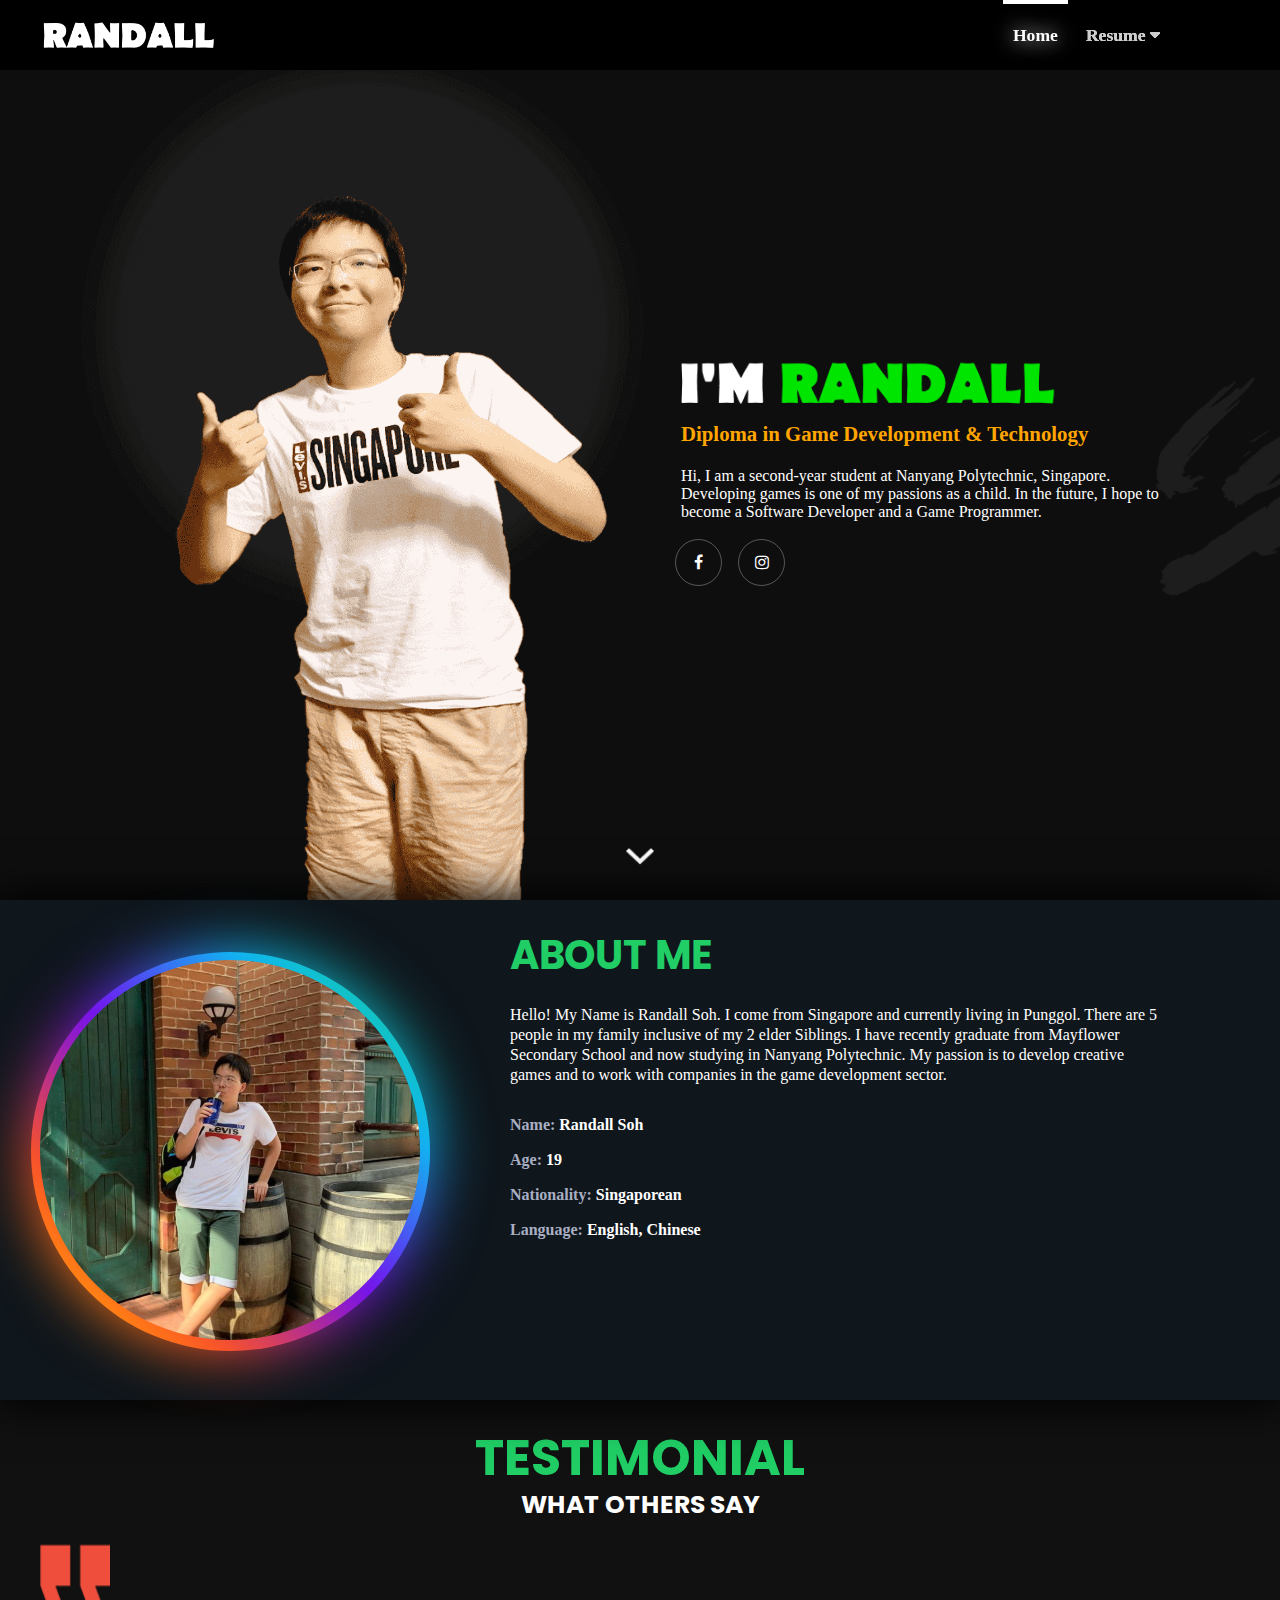
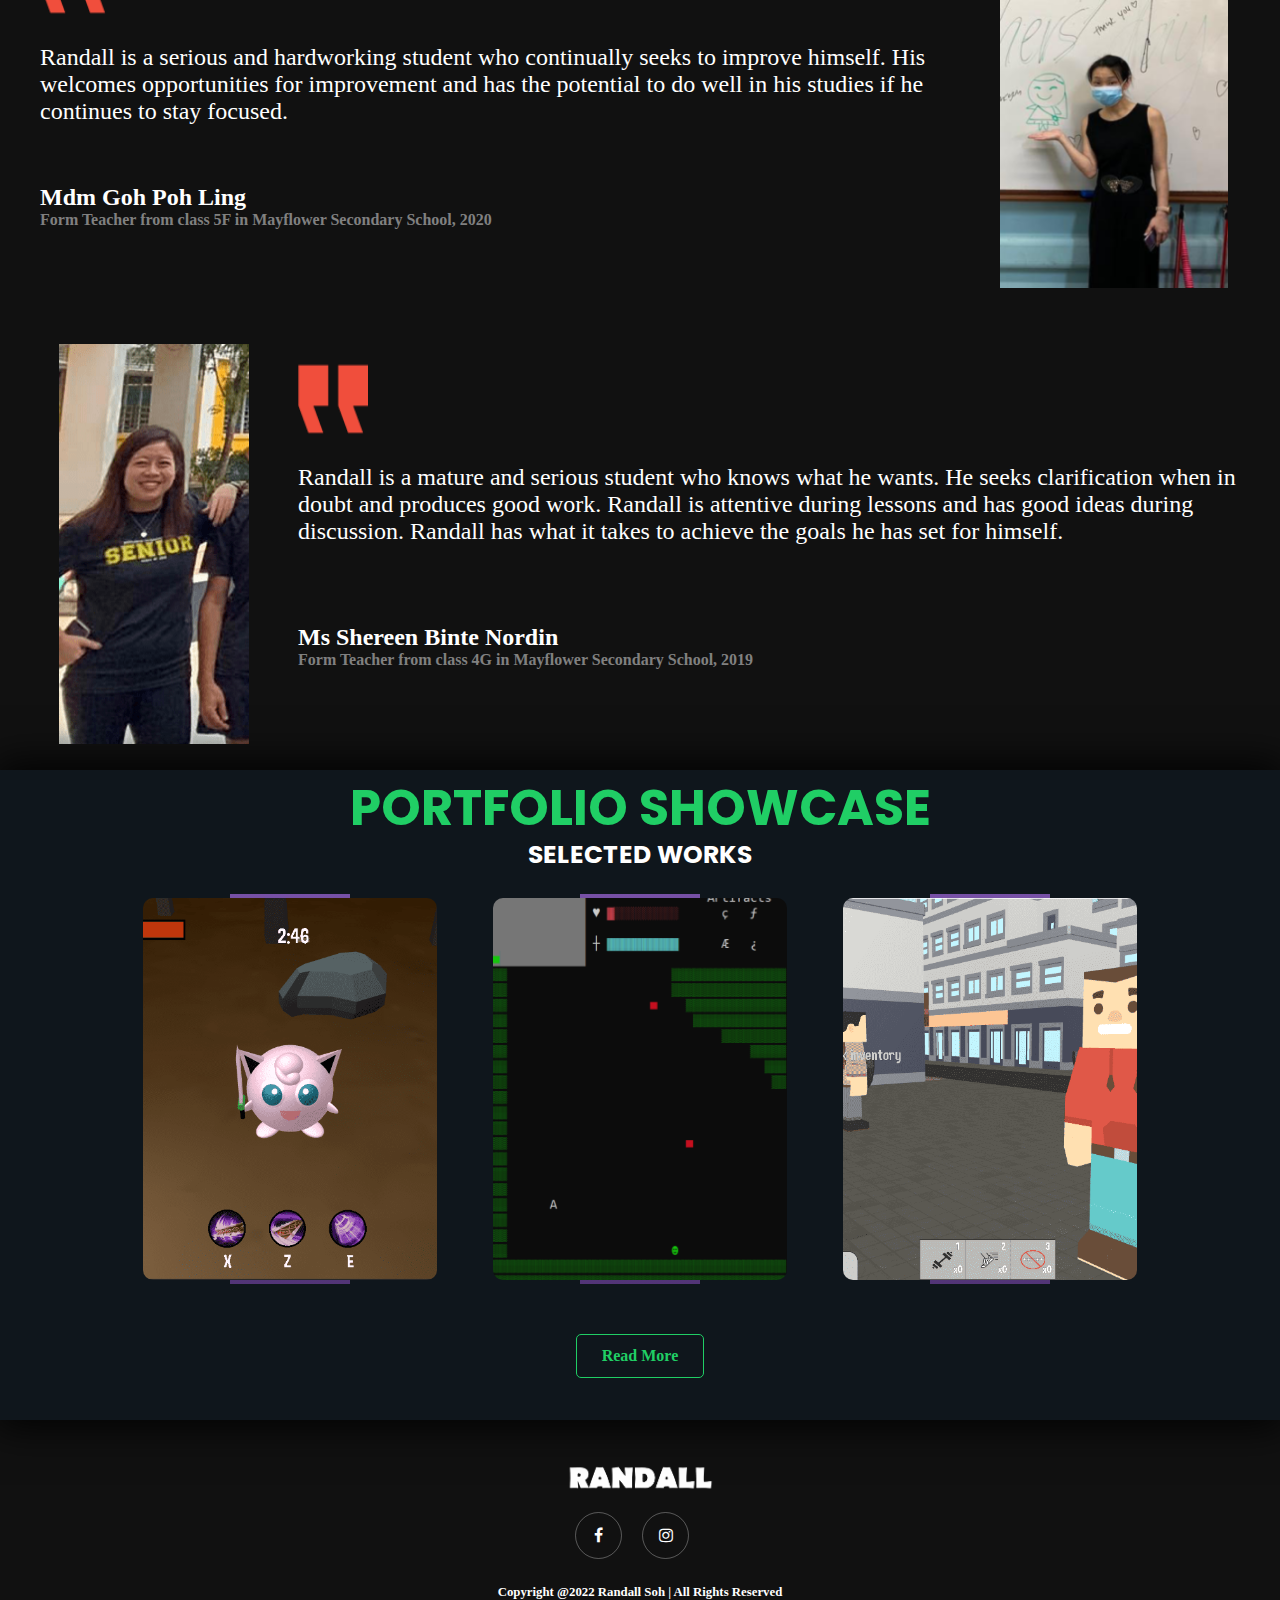
<file: RandallSoh/index.html>
<!DOCTYPE html>
<html lang="en">
<head>
    <meta charset="utf-8" />
    <link rel="stylesheet" href="css/stylesheet.css" />
    <link href='https://fonts.googleapis.com/css?family=Poppins' rel='stylesheet'>
    <link rel="stylesheet" href="https://cdnjs.cloudflare.com/ajax/libs/font-awesome/4.7.0/css/font-awesome.min.css">
    <title>Randall Soh - Home</title>
</head>
<body>
    <div class="header-background">
        <div class="header-box-container">
            <div class="header-Img-logo-container">
                <a href="index.html"><img src="image/RANDALL-IMG.png" alt="Randall-logo"></a>
            </div>
            <div class="Space-header"></div>
            <div class="btn-header-container">
                <a class="btn-visitedsite" href="index.html">Home</a>
                <div class="nav-drop-menu">
                    <a class="nav_btn_dropdown_menu">Resume <i class="fa fa-caret-down" aria-hidden="true"></i></a>
                    <div class="dropdown-content">
                        <a href="education.html">Education</a>
                        <a href="portfolio.html">Portfolio</a>
                    </div>
                </div>
            </div>
        </div>
    </div>

    
    <div class="background-img-home-content">
        <div class="Info-content-area-container">
            <div class="intro-text-container">
                <img src="image/Randall-intro.png" alt="Randall intro">
                <h2>Diploma in Game Development & Technology</h2>
                <p>Hi, I am a second-year student at Nanyang Polytechnic, Singapore. Developing games is one of my passions as a child. In the future, I hope to become a Software Developer and a Game Programmer.</p>
                <div class="banner-social-media-container">
                    <a class="social-media-btn" href="https://www.facebook.com/randall.soh.7/" target="_blank" title="Facebook">
                        <i class="fa fa-facebook"></i>
                    </a>
                    <a class="social-media-btn" href="https://www.instagram.com/xxleonxx_soh/?hl=en" target="_blank" title="Instagram">
                        <i class="fa fa-instagram"></i>
                    </a>
                </div>
            </div>

            <div class="banner_arrow">
                <div class="banner_arrow banner_arrow_1"></div>
            </div>
        </div>
    </div>
    

    
    <div class="About-me-introduction">
        <div class="Info-content-area-container">
            <div class="content-box-container" style="height: 100%;">
                <div id="Photo-Background-info" style="left:0;">
                    <img src="image/Randall-Background-Info.jpg" alt="Randall Photo">
                </div>
                <div class="Background-info-text">
                    <h1>ABOUT ME</h1>
                    <p>
                        Hello! My Name is Randall Soh. I come from Singapore and currently living in Punggol. There are 5 people in my family inclusive of my 2 elder Siblings. I have recently graduate from Mayflower
                        Secondary School and now studying in Nanyang Polytechnic. My passion is to develop creative games and
                        to work with companies in the game development sector.
                    </p>
                    <ul>
                        <li><span>Name:</span> Randall Soh</li>
                        <li><span>Age:</span> 19</li>
                        <li><span>Nationality:</span> Singaporean</li>
                        <li><span>Language:</span> English, Chinese</li>
                    </ul>
                </div>
            </div>
        </div>
    </div>






    <div id="Testimonial-container">
        <div class="Info-content-area-container">
            <div class="Info-content-header-container">
                <h1>TESTIMONIAL</h1>
                <p>WHAT OTHERS SAY</p>
            </div>
            <div id="Testimonial-content-box-container">
                <div class="Testimonial-content">
                    <div class="Testimonial-content-text-container">
                        <img class="Open-Inverted-Comma-img" src="image/Testimonial-open-inverted-comma.png" alt="Open Inverted Comma">
                        <p class="Testimonial-Text">
                            Randall is a serious and hardworking student who continually seeks to improve himself. His welcomes opportunities for improvement and has
                            the potential to do well in his studies if he continues to stay focused.
                        </p>
                        <p class="Testimonial-Sender">Mdm Goh Poh Ling</p>
                        <p class="Testimonial-Sender" style="font-size: 100%; color:gray;">Form Teacher from class 5F in Mayflower Secondary School, 2020</p>
                    </div>
                    <div class="Sec-Sch-Teacher-container">
                        <img src="image/MdmGohPohLing.png" alt="Mdm Goh">
                    </div>
                </div>
                <div class="Testimonial-content">
                    <div class="Sec-Sch-Teacher-container" style="Position: relative;margin-right: 30px;">
                        <img src="image/MsShereen.png" alt="Miss Shereen">
                    </div>
                    <div class="Testimonial-content-text-container" style="Position: absolute;margin-top: 20px;">
                        <img class="Open-Inverted-Comma-img" src="image/Testimonial-open-inverted-comma.png" alt="Open Inverted Comma">
                        <p class="Testimonial-Text" style="margin-bottom: 60px;">
                            Randall is a mature and serious student who knows what he wants. He seeks
                            clarification when in doubt and produces good work. Randall is attentive during
                            lessons and has good ideas during discussion. Randall has what it takes to achieve
                            the goals he has set for himself.
                        </p>
                        <p class="Testimonial-Sender">Ms Shereen Binte Nordin</p>
                        <p class="Testimonial-Sender" style="font-size: 100%; color:gray;">Form Teacher from class 4G in Mayflower Secondary School, 2019</p>
                    </div>
                </div>
            </div>
        </div>
    </div>


    <div id="Home-Portfolio-container">
        <div class="Info-content-area-container">
            <div class="Info-content-header-container">
                <h1>PORTFOLIO SHOWCASE</h1>
                <p>SELECTED WORKS</p>
            </div>
            <div id="Home-Portfolio-content-box-container">
                <div id="Home-Portfolio-area-container">
                    <div class="Home-Portfolio-content">
                        <div class="Image-Home-Portfolio-container">
                            <img src="image/Jigglypuff-CompG.png" alt="Jigglypuff Minigame">
                            <div class="Content-Portolio-Home-container">
                                <div class="Content-Portolio-Home-Box-content-container">
                                    <div class="Content-Portolio-Home-Box-Text-content-container">
                                        <h2>Jigglycard</h2>
                                        <p>Yu Zhong have misplaced his precious diamonds in a middle of a forest with 4 demons surrounding them. Collect all of them and return it to Yu Zhong safely.</p>
                                    </div>
                                </div>
                            </div>
                        </div>
                    </div>
                    <div class="Home-Portfolio-content">
                        <div class="Image-Home-Portfolio-container">
                            <img src="image/SP1-LegendofAngevin.png" alt="Text-Based Game">
                            <div class="Content-Portolio-Home-container">
                                <div class="Content-Portolio-Home-Box-content-container">
                                    <div class="Content-Portolio-Home-Box-Text-content-container">
                                        <h2>Legend of Angevin</h2>
                                        <p>Evil Lord Lebowski have kidnapped Angevin's parents and his childhood friends, It is up to Angevin to travel the world and rescue his loved ones.</p>
                                    </div>
                                </div>
                            </div>
                        </div>
                    </div>
                    <div class="Home-Portfolio-content" style="margin-right: 0px;">
                        <div class="Image-Home-Portfolio-container">
                            <img src="image/SP2-Scam.png" alt="Scam Simulator Game">
                            <div class="Content-Portolio-Home-container">
                                <div class="Content-Portolio-Home-Box-content-container">
                                    <div class="Content-Portolio-Home-Box-Text-content-container">
                                        <h2>Scam Simulator</h2>
                                        <p>You haven’t found a job in months and you are down to your last scraps of cash in your pocket. Desperate for money, you turn towards a method of gaining money you didn’t think you would try by scamming people.</p>
                                    </div>
                                </div>
                            </div>
                        </div>
                    </div>
                </div>
                <div id="Portfolio-Home-btn-container">
                    <a class="Read-more-btn" style="margin-top: 50px;" href="portfolio.html">Read More</a>
                </div>
            </div>
        </div>
    </div>

    

    <!-- Footer contents-->
    <div class="footer-container">
        <div class="footer-Info-content-area-container">
            <div class="footer-social-container">
                <div id="footer-Randall-Img">
                    <a href="index.html"><img src="image/RANDALL-IMG.png" alt="Randall-logo"></a>
                </div>
                <div class="footer-social-media-content-container">
                    <a class="social-media-btn" href="https://www.facebook.com/randall.soh.7/" target="_blank" title="Facebook">
                        <i class="fa fa-facebook"></i>
                    </a>
                    <a class="social-media-btn" href="https://www.instagram.com/xxleonxx_soh/?hl=en" target="_blank" title="Instagram">
                        <i class="fa fa-instagram"></i>
                    </a>
                </div>
                <div id ="footer-copyright-text">
                    <p>Copyright @2022 Randall Soh | All Rights Reserved</p>
                </div>
            </div>
        </div>
    </div>

</body>
</html>
</file>
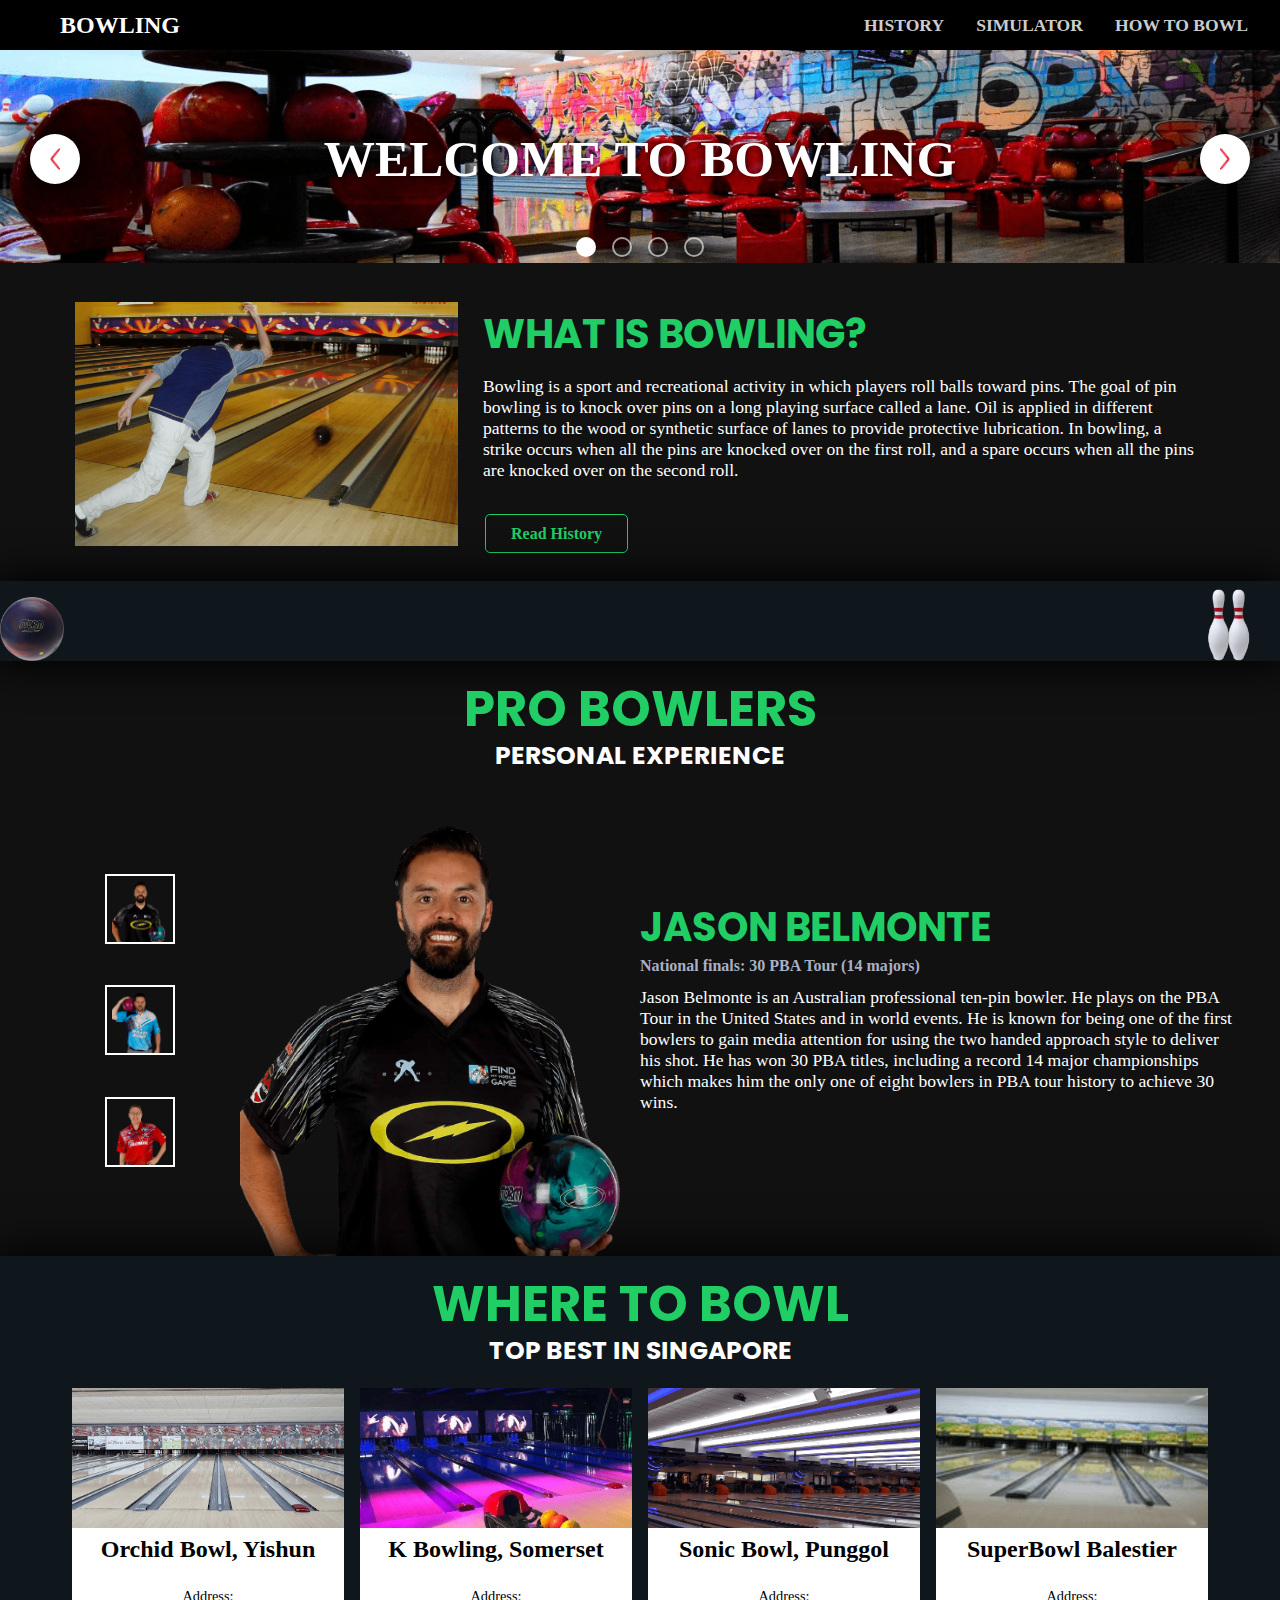
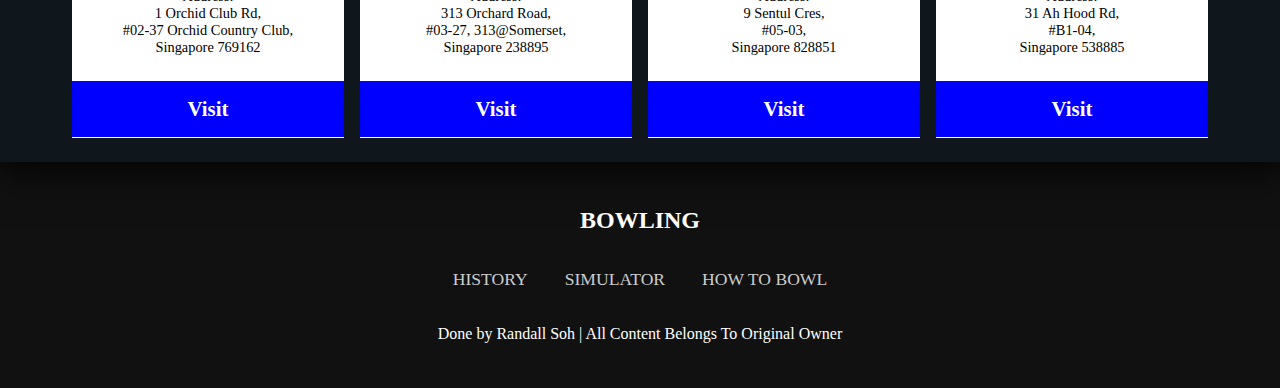
<file: webdevA2/index.html>
<!DOCTYPE html>
<html lang="en">
<head>
    <meta charset="utf-8" />
    <meta name="viewport" content="width=device-width, initial-scale=1.0">
    <link rel="stylesheet" href="css/css.css" />
    <link href='https://fonts.googleapis.com/css?family=Poppins' rel='stylesheet'>
    <link rel="stylesheet" href="https://cdnjs.cloudflare.com/ajax/libs/font-awesome/4.7.0/css/font-awesome.min.css">
    <title>Bowling - Home</title>
    <script src="java/java.js" defer></script>
</head>

<body>
    <div class="header-background">
        <div class="Info-content-area-container space">
            <div class="header-Img-logo-container">
                <a href="index.html">BOWLING</a>
            </div>
            <div class="btn-header-container">
                <a class="nav_btn" href="history.html">HISTORY</a>
                <a class="nav_btn" href="simulator.html">SIMULATOR</a>
                <a class="nav_btn" href="howtoplay.html">HOW TO BOWL</a>
            </div>
        </div>
        <div id="btn-canvas-container">
            <a class="icon">
                <i class="fa fa-bars"></i>
            </a>
        </div>
        <div class="mobile-container">
            <div class="topnav">
              <div id="myLinks">
                <a href="history.html">HISTORY</a>
                <a href="simulator.html">SIMULATOR</a>
                <a href="howtoplay.html">HOW TO BOWL</a>
              </div>
            </div>
        </div>
    </div>

    <div class="Image-slideshow-container">
        <img src="image/Bowling-Pic1.png" alt="bowling banner" id="banner-img">
        <div class="next-prev-btn-container">
            <a class="prev-btn">
                <img src="image/prev-red.png" alt="Arrow">
            </a>
            <a class="next-btn">
                <img src="image/next-red.png" alt="Arrow">
            </a>
        </div>
        <div id="Welcome-text-container">
            <h1>WELCOME TO BOWLING</h1>
        </div>
        <div class="DotContainer">
            <div class="Dot"></div>
            <div class="Dot"></div>
            <div class="Dot"></div>
            <div class="Dot"></div>
        </div>
    </div>




    <div id="Introduction-to-Bowling-container">
        <div class="Info-content-area-container">
            <div class="content-container">
                <div class="content-img-container">
                    <img src="image/BowlingTest.png" alt="Bowling">
                </div>
                <div class="content-text-container">
                    <div class="content-text-header-container">
                        <h1>WHAT IS BOWLING?</h1>
                    </div>
                    <div class="content-text-desc-container">
                        <p>
                            Bowling is a sport and recreational activity in which players roll balls toward pins. 
                            The goal of pin bowling is to knock over pins on a long playing surface called a lane. 
                            Oil is applied in different patterns to the wood or synthetic surface of lanes to provide protective lubrication. 
                            In bowling, a strike occurs when all the pins are knocked over on the first roll, and a spare occurs when all the pins are knocked over on the second roll.
                        </p>
                    </div>
                    <div class="content-text-btn-container">
                        <a class="Read-more-btn" href="history.html">Read History</a>
                    </div>
                </div>
            </div>
        </div>
    </div>


    <div id="Bowling-animation-container">
        <div class="Info-content-area-containertest">
            <div class="bowling-animation-content-container">
                <div id="ball">
                    <img src="image/Bowling-ball.png" alt="Bowling ball">
                </div>
                <div id="pin">
                    <img src="image/Bowling-pin.png" alt="Bowling pin">
                </div>
                <div id="pin2" >
                    <img src="image/Bowling-pin.png" alt="Bowling pin">
                </div>
            </div>
        </div>
    </div>


    <div id="Bowling-Experience-container">
        <div class="content-header-container">
            <h1>PRO BOWLERS</h1>
            <p>PERSONAL EXPERIENCE</p>
        </div>
        <div class="Info-content-area-container">
            <div id="Pro-Bowler-Info-content-area-container">
                <div id="content-img-Personal-Experience-container">
                    <a class="probtn">
                        <img src="image/Jason-Belmonte.png" alt="Jason Belmonte">
                    </a>
                    <a class="probtn">
                        <img src="image/Wes-Malott.png" alt="Mike Fagan">
                    </a>
                    <a class="probtn">
                        <img src="image/Chris-Barnes.png" alt="Jason Belmonte">
                    </a>
                </div>
                <div class="content-img-container">
                    <div class="Info-content-area-container">
                        <div id="ProBowler-container">
                            <img id="ProBowlerIMG" src="image/Jason-Belmonte.png" alt="Jason Belmonte">
                        </div>
                    </div>
                </div>
                <div class="content-text-container">
                    <div class="content-text-header-container">
                        <h1 id="pro-player-name">JASON BELMONTE</h1>
                        <p id="pro-player-title">National finals: 30 PBA Tour (14 majors)</p>
                    </div>
                    <div class="content-text-desc-container">
                        <p id="pro-player-desc">
                            Jason Belmonte is an Australian professional ten-pin bowler. He plays on the PBA Tour in the United States and in world events. He is known for being one of the first bowlers to gain media attention for using the two handed approach style to deliver his shot. 
                            He has won 30 PBA titles, including a record 14 major championships which makes him the only one of eight bowlers in PBA tour history to achieve 30 wins.
                        </p>
                    </div>
                </div>
            </div>
        </div>
    </div>

    <div id="Bowling-Location-container">
        <div class="content-header-container">
            <h1>WHERE TO BOWL</h1>
            <p>TOP BEST IN SINGAPORE</p>
        </div>
        <div class="wrapper-grid">
            <div class="container">
                <div class="Info-content-area-containertest">
                    <img src="image/Bowling-banner-cards1.png" alt="Bowling image1">
                    <div class="card-text">
                        <h1 class="name">Orchid Bowl, Yishun</h1>
                        <p class="description">Address: <br> 1 Orchid Club Rd, <br> #02-37 Orchid Country Club, <br>Singapore 769162</p>
                        <a href="https://www.orchidclub.com/orchid-bowl/" target="_blank" class='btn'>Visit</a>
                    </div>
                </div>
            </div>
            <div class="container">
                <div class="Info-content-area-containertest">
                    <img src="image/Bowling-banner-cards2.png" alt="Bowling image1">
                    <div class="card-text">
                        <h1 class="name">K Bowling, Somerset</h1>
                        <p class="description">Address: <br> 313 Orchard Road, <br> #03-27, 313@Somerset, <br>Singapore 238895</p>
                        <a href="https://kbowlingclub.com/" target="_blank" class='btn'>Visit</a>
                    </div>
                </div>
              </div>
              <div class="container">
                <div class="Info-content-area-containertest">
                    <img src="image/Bowling-banner-cards3.png" alt="Bowling image1">
                    <div class="card-text">
                        <h1 class="name">Sonic Bowl, Punggol</h1>
                        <p class="description">Address: <br> 9 Sentul Cres, <br> #05-03, <br>Singapore 828851</p>
                        <a href="https://www.sonicbowl.sg/" target="_blank" class='btn'>Visit</a>
                    </div>
                </div>
              </div>
              <div class="container">
                <div class="Info-content-area-containertest">
                    <img src="image/Bowling-banner-cards4.png" alt="Bowling image1">
                    <div class="card-text">
                        <h1 class="name">SuperBowl Balestier</h1>
                        <p class="description">Address: <br> 31 Ah Hood Rd, <br> #B1-04, <br>Singapore 538885</p>
                        <a href="https://www.superbowl.com.sg/hometeamns-jom" class='btn'>Visit</a>
                    </div>
                </div>
            </div>
        </div>
    </div>


       <!-- Footer contents-->
    <div class="footer-container">
        <div class="Info-content-area-container">
            <div class="content-container flex-directionColumn">
                <div class="footer-img-container">
                    <div class="footer-Img-logo-container">
                        <a href="index.html">BOWLING</a>
                    </div>
                </div>
                <div class="footer-text-container">
                    <a class="footer_nav_btn" href="history.html">HISTORY</a>
                    <a class="footer_nav_btn" href="simulator.html">SIMULATOR</a>
                    <a class="footer_nav_btn" href="howtoplay.html">HOW TO BOWL</a>
                </div>
                <div class="footer-copyright-text">
                    <p>Done by Randall Soh | All Content Belongs To Original Owner</p>
                </div>
            </div>
        </div>
    </div>


</body>
</file>
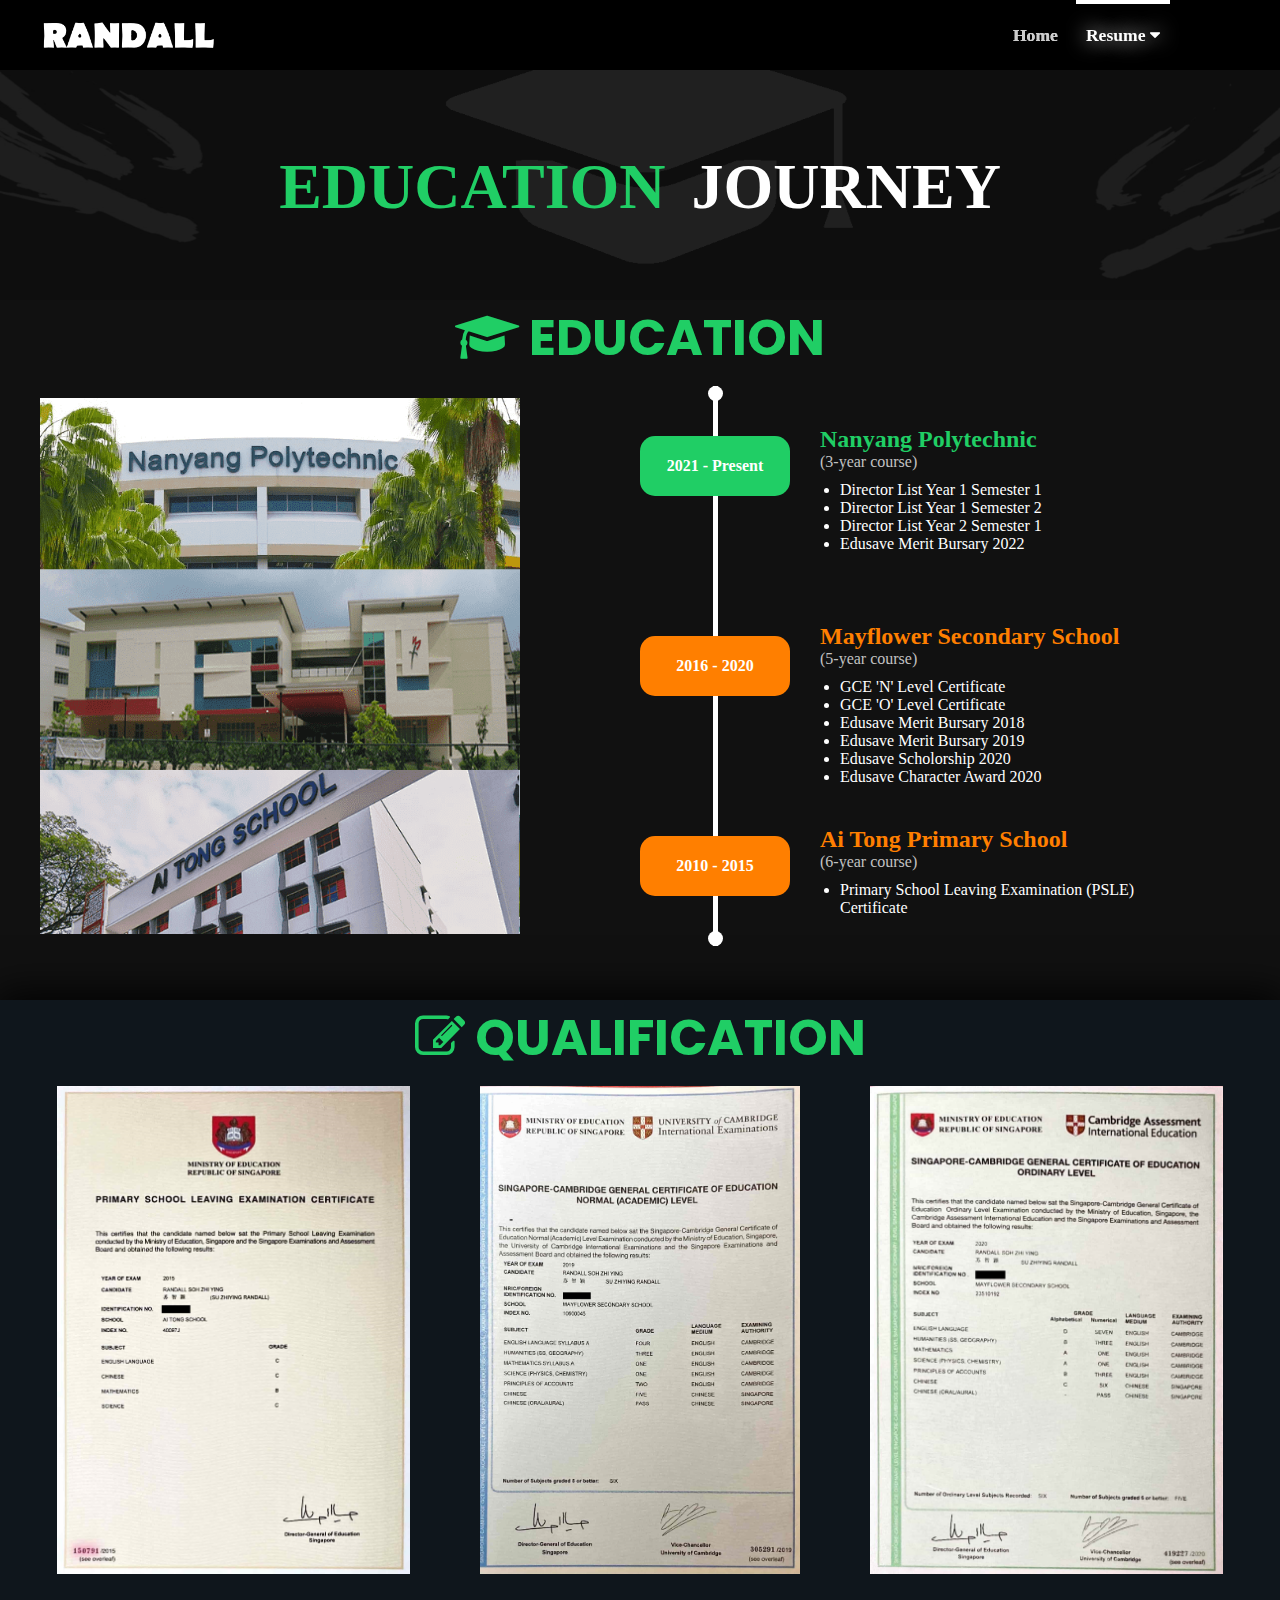
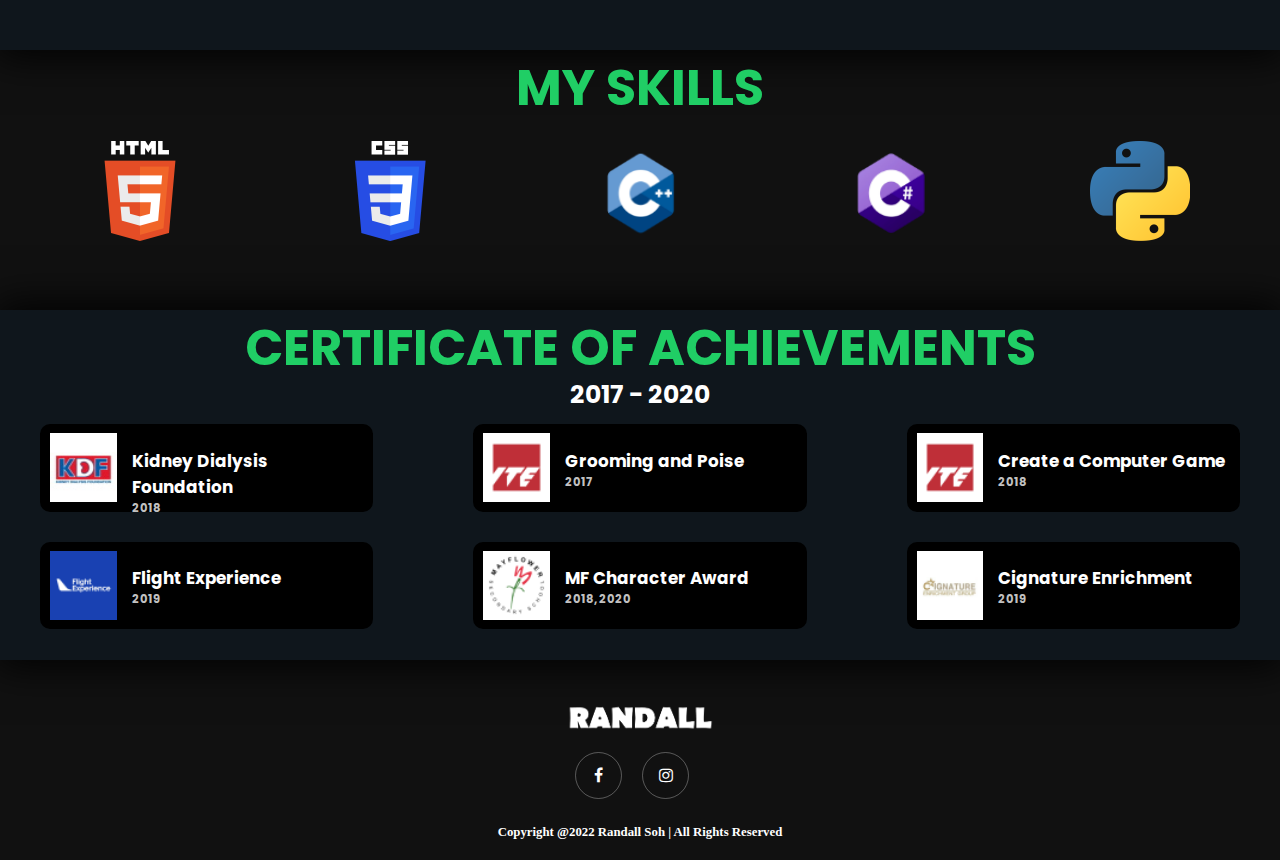
<file: RandallSoh/education.html>
<!DOCTYPE html>
<html lang="en">
<head>
    <meta charset="utf-8" />
    <link rel="stylesheet" href="css/stylesheet.css" />
    <link href='https://fonts.googleapis.com/css?family=Poppins' rel='stylesheet'>
    <link rel="stylesheet" href="https://cdnjs.cloudflare.com/ajax/libs/font-awesome/4.7.0/css/font-awesome.min.css">
    <title>Randall Soh - Education</title>
</head>
<body>
    <div class="header-background"> <!-- Header background color-->
        <div class="header-box-container"> <!-- Header container of the background-->
            <div class="header-Img-logo-container"> <!-- Header logo container-->
                <a href="index.html"><img src="image/RANDALL-IMG.png" alt="Randall-logo"></a>
            </div>
            <div class="Space-header"></div> <!-- Put spacing in between the nav buttons container and the logo container-->
            <div class="btn-header-container"> <!-- Nav buttons container-->
                <a class="nav_btn" href="index.html">Home</a>
                <div class="nav-drop-menu-visited-container"> <!-- Dropdown menu container-->
                    <a class="nav_btn_dropdown_menu_visited">Resume <i class="fa fa-caret-down"></i></a>
                    <div class="dropdown-content"> <!-- List of the dropdown buttons-->
                        <a href="education.html">Education</a>
                        <a href="portfolio.html">Portfolio</a>
                    </div>
                </div>
            </div>
        </div>
    </div>


    <div class="Banner-background-container"> <!-- Education Banner container-->
        <img src="image/Education-Banner.png" alt="Banner-Background"> <!-- Education abnner images-->
        <div class="Banner-content-container">
            <div class="Banner-header"> <!-- Education Container text-->
                <h1 style="font-family: Arial Black;">
                    <span style="color:#20ce65;margin-right: 10px;">EDUCATION</span>
                    <span style="color:white;">JOURNEY</span>
                </h1>
            </div>
        </div>
    </div>
    <div id="Education-box-container"> <!-- Education timestamp container-->
        <div class="Info-content-area-container">
            <div class="Info-content-header-container" style= "margin-bottom: 10px;">
                <h1><i class="fa fa-graduation-cap" style="margin-right: 10px;" aria-hidden="true"></i>EDUCATION</h1> 
            </div>
            <div class="content-box-container">
                <div id="School-Img"> <!-- Container to store the image container-->
                    <img src="image/NYP-Aitong-Mayflower.png" alt="Nyp AiTong Mayflower School">  <!-- School images-->
                </div>
                <div class="Education-timeline-School-box-container">  <!-- timeline container of my studies throughout the years-->
                    <div class="Education-timeline-year-container">     <!-- timeline container-->
                        <div id="timeline-line"></div>     <!-- Draw a line for to show the timeline-->
                        <div class="Education-timeline-year" style="margin-top: 50px; background-color:#20ce65;">  <!-- Timestamp of my school-->
                            <p>2021 - Present</p>
                        </div>
                        <div class="Education-timeline-year"> 
                            <p>2016 - 2020</p>
                        </div>
                        <div class="Education-timeline-year">
                            <p>2010 - 2015</p>
                        </div>
                    </div>

                    <div class="Education-Studies-Text-container"> <!-- Name of the school container-->
                        <div class="Education-Studies-Text" style="margin-top: 40px; margin-bottom: 70px;"> <!-- School text and awards-->
                            <h2 style="color:#20ce65;">Nanyang Polytechnic</h2>
                            <p style="color: #C1C1C1;margin-bottom: 10px;">(3-year course)</p>
                            <ul>
                                <li>Director List Year 1 Semester 1</li>
                                <li>Director List Year 1 Semester 2</li>
                                <li>Director List Year 2 Semester 1</li>
                                <li>Edusave Merit Bursary 2022</li>
                            </ul>
                        </div>
                        <div class="Education-Studies-Text" style="margin-bottom: 40px;">
                            <h2 style="color:#FF7F00;">Mayflower Secondary School</h2>
                            <p style="color: #C1C1C1;margin-bottom: 10px;">(5-year course)</p>
                            <ul>
                                <li>GCE 'N' Level Certificate</li>
                                <li>GCE 'O' Level Certificate</li>
                                <li>Edusave Merit Bursary 2018</li>
                                <li>Edusave Merit Bursary 2019</li>
                                <li>Edusave Scholorship 2020</li>
                                <li>Edusave Character Award 2020</li>
                            </ul>
                        </div>
                        <div class="Education-Studies-Text">
                            <h2 style="color:#FF7F00;">Ai Tong Primary School</h2>
                            <p style="color: #C1C1C1;margin-bottom: 10px;">(6-year course)</p>
                            <ul>
                                <li>Primary School Leaving Examination (PSLE) Certificate</li>
                            </ul>
                        </div>
                    </div>
                </div>
            </div>
        </div>
    </div>




    <!-- My Qualification on Education contents-->
    <div id="Qualification-container">
        <div class="Info-content-area-container">
            <div class="Info-content-header-container" style="margin-bottom: 10px;">
                <h1><i class="fa fa-pencil-square-o" style="margin-right: 10px;" aria-hidden="true"></i>QUALIFICATION</h1>
            </div>
            <div class="content-box-container" style="height: 75%;">
                <div class="Qualification-Cert-container">
                    <img src="image/Randall_PSLE.jpg" alt="PSLE Grades"> 
                </div>
                <div class="Qualification-Cert-container">
                    <img src="image/Randall_N_Level.jpg" alt="N Level Grades">         
                </div>
                <div class="Qualification-Cert-container" style="margin-right: 0px;">
                    <img src="image/Randall_O_Level.jpg" alt="O Level Grades">        
                </div>
            </div>
        </div>
    </div>

    <!-- My Skills contents-->
    <div id="Skills-Education-container" style="margin-bottom: 20px;">
        <div class="Info-content-area-container">
            <div class="Info-content-header-container" style= "margin-bottom: 0px;">
                <h1 style="margin-bottom: 0px;">MY SKILLS</h1>
            </div>
            <div class="content-box-container">
                <div class="Info-content-information"> <!-- Container for my skills set-->
                    <div class="Skills-img-content">
                        <img src="image/Html.png" alt="Html" style="height:50%;">
                    </div>
                    <div class="Skills-img-content">
                        <img src="image/Css.png" alt="Css" style="height:50%;">
                    </div>
                    <div class="Skills-img-content">
                        <img src="image/C++.png" alt="C++" style="height:50%;">
                    </div>
                    <div class="Skills-img-content">
                        <img src="image/CSharp.png" alt="C#" style="height:50%;">
                    </div>
                    <div class="Skills-img-content" style="margin-right: 0px;">
                        <img src="image/Python.png" alt="Python" style="height:50%;">
                    </div>
                </div>
            </div>
        </div>
    </div>


    <!-- Awards contents-->
    <div id="Awards-container">
        <div class="Info-content-area-container">
            <div class="Info-content-header-container" style= "margin-bottom: 10px;">
                <h1>CERTIFICATE OF ACHIEVEMENTS</h1>
                <p>2017 - 2020</p>
            </div>
            <div class="Awards-content-box-container"> <!-- Container for each of the certificate of achievement-->
                <div class="Awards-content-container"> <!-- Content for the certificate-->
                    <div class="Awards-icon-container">
                        <img src="image/KDF.jpg" alt="KDF logo">
                    </div>
                    <div class="Awards-content-type"> <!-- Type of certificate-->
                        <div class="Awards-Text"> 
                            <h3>Kidney Dialysis Foundation</h3>
                            <p style="font-size: 80%;color:#C1C1C1">2018</p>
                        </div>
                    </div>
                </div>
                <div class="Awards-content-container">
                    <div class="Awards-icon-container">
                        <img src="image/ITE.png" alt="ITE logo">
                    </div>
                    <div class="Awards-content-type">
                        <div class="Awards-Text">
                            <h3>Grooming and Poise</h3>
                            <p style="font-size: 80%;color:#C1C1C1">2017</p>
                        </div>
                    </div>
                </div>
                <div class="Awards-content-container" style="margin-right: 0px;">
                    <div class="Awards-icon-container">
                        <img src="image/ITE.png" alt="ITE logo">
                    </div>
                    <div class="Awards-content-type">
                        <div class="Awards-Text">
                            <h3>Create a Computer Game</h3>
                            <p style="font-size: 80%;color:#C1C1C1">2018</p>
                        </div>
                    </div>
                </div>
            </div>

            <div class="Awards-content-box-container">
                <div class="Awards-content-container">
                    <div class="Awards-icon-container">
                        <img src="image/Flight-Experience.png" alt="Flight Experience logo">
                    </div>
                    <div class="Awards-content-type">
                        <div class="Awards-Text">
                            <h3>Flight Experience</h3>
                            <p style="font-size: 80%;color:#C1C1C1">2019</p>
                        </div>
                    </div>
                </div>
                <div class="Awards-content-container">
                    <div class="Awards-icon-container">
                        <img src="image/MFSS-Logo.png" alt="MFSS logo">
                    </div>
                    <div class="Awards-content-type">
                        <div class="Awards-Text">
                            <h3>MF Character Award</h3>
                            <p style="font-size: 80%;color:#C1C1C1">2018, 2020</p>
                        </div>
                    </div>
                </div>
                <div class="Awards-content-container" style="margin-right: 0px;">
                    <div class="Awards-icon-container">
                        <img src="image/CignatureEnrichment.png" alt="Cignature Enrichment logo">
                    </div>
                    <div class="Awards-content-type">
                        <div class="Awards-Text">
                            <h3>Cignature Enrichment</h3>
                            <p style="font-size: 80%;color:#C1C1C1">2019</p>
                        </div>
                    </div>
                </div>
            </div>
        </div>
    </div>


    <!-- Footer contents-->
    <div class="footer-container">
        <div class="footer-Info-content-area-container">
            <div class="footer-social-container">
                <div id="footer-Randall-Img">
                    <a href="index.html"><img src="image/RANDALL-IMG.png" alt="Randall-logo"></a>
                </div>
                <div class="footer-social-media-content-container">
                    <a class="social-media-btn" href="https://www.facebook.com/randall.soh.7/" target="_blank" title="Facebook">
                        <i class="fa fa-facebook"></i>
                    </a>
                    <a class="social-media-btn" href="https://www.instagram.com/xxleonxx_soh/?hl=en" target="_blank" title="Instagram">
                        <i class="fa fa-instagram"></i>
                    </a>
                </div>
                <div id ="footer-copyright-text">
                    <p>Copyright @2022 Randall Soh | All Rights Reserved</p>
                </div>
            </div>
        </div>
    </div>
</body>
</html>
</file>
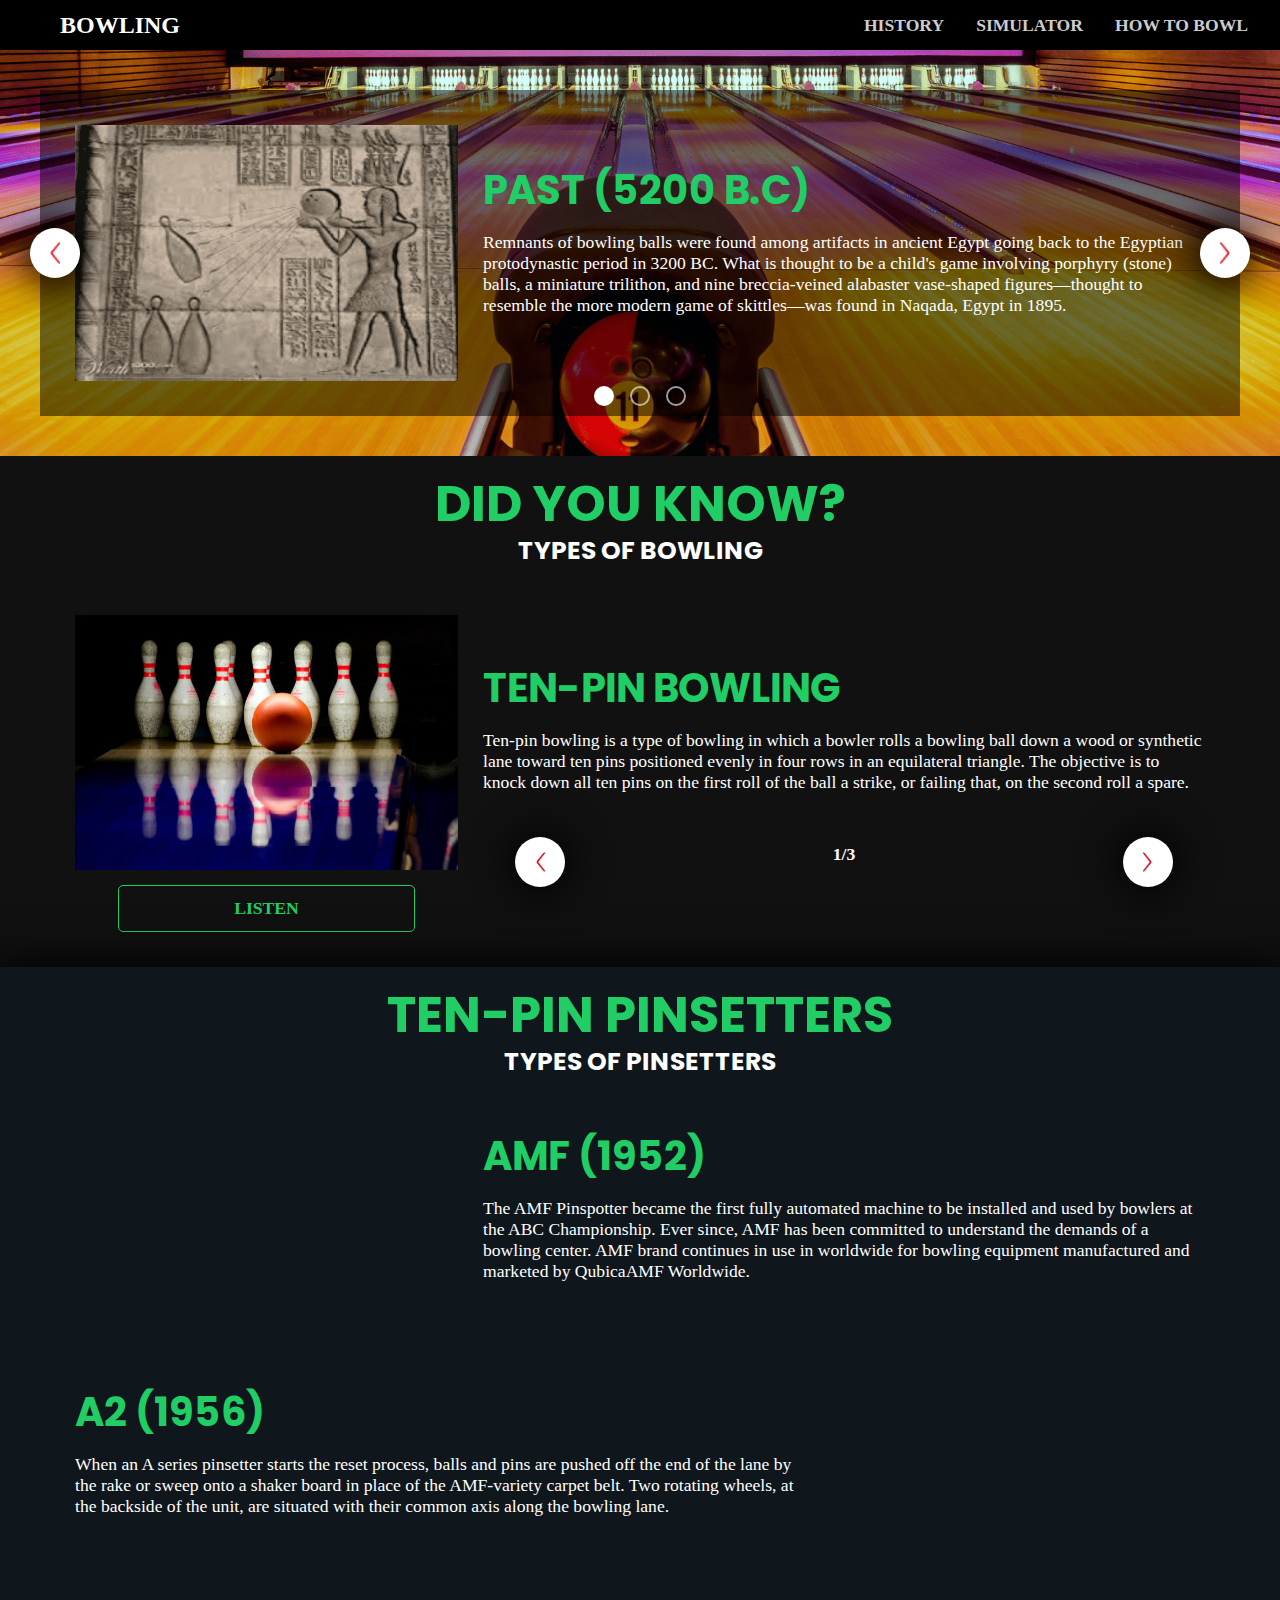
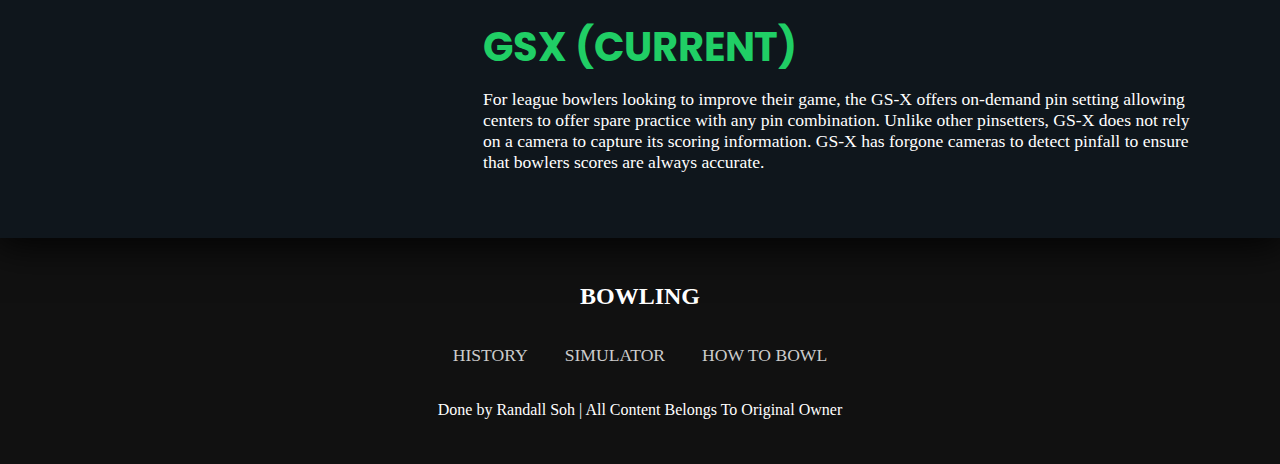
<file: webdevA2/history.html>
<!DOCTYPE html>
<html lang="en">
<head>
    <meta charset="utf-8" />
    <meta name="viewport" content="width=device-width, initial-scale=1.0">
    <link rel="stylesheet" href="css/css.css" />
    <link href='https://fonts.googleapis.com/css?family=Poppins' rel='stylesheet'>
    <link rel="stylesheet" href="https://cdnjs.cloudflare.com/ajax/libs/font-awesome/4.7.0/css/font-awesome.min.css">
    <title>History - Bowling</title>
    <script src="java/java.js" defer></script>
</head>

<body>
    <div class="header-background">
        <div class="Info-content-area-container space">
            <div class="header-Img-logo-container">
                <a href="index.html">BOWLING</a>
            </div>
            <div class="btn-header-container">
                <a class="nav_btn" href="history.html">HISTORY</a>
                <a class="nav_btn" href="simulator.html">SIMULATOR</a>
                <a class="nav_btn" href="howtoplay.html">HOW TO BOWL</a>
            </div>
        </div>
        <div id="btn-canvas-container">
            <a class="icon">
                <i class="fa fa-bars"></i>
            </a>
        </div>
        <div class="mobile-container">
            <div class="topnav">
              <div id="myLinks">
                <a href="history.html">HISTORY</a>
                <a href="simulator.html">SIMULATOR</a>
                <a href="howtoplay.html">HOW TO BOWL</a>
              </div>
            </div>
        </div>
    </div>




    <div class="Image-slideshow-container">
        <img src="image/Bowling-History.png" alt="bowling banner" class="banner-content-img">
        <div class="Info-content-area-container">
            <div class="next-prev-btn-container">
                <a class="prev-btn">
                    <img src="image/prev-red.png" alt="Arrow">
                </a>
                <a class="next-btn">
                    <img src="image/next-red.png" alt="Arrow">
                </a>
            </div>
            <div class="content-container" style="background-color: rgba(0,0,0,0.5); margin: 40px;">
                <div class="content-img-container">
                    <img src="image/tenpinbowling.png" alt="Bowling" id="History-img">
                </div>
                <div class="content-text-container">
                    <div class="content-text-header-container">
                        <h1 id="History-Header">PAST (5200 B.C)</h1>
                    </div>
                    <div class="content-text-desc-container">
                        <p id="History-Desc">
                            Remnants of bowling balls were found among artifacts in ancient Egypt going back to the Egyptian protodynastic period in 3200 BC.
                            What is thought to be a child's game involving porphyry (stone) balls, a miniature trilithon, and nine breccia-veined alabaster vase-shaped figures—thought to resemble the more modern game of skittles—was found in Naqada, Egypt in 1895.
                        </p>
                    </div>
                </div>
                <div class="DotContainer">
                    <div class="Dot"></div>
                    <div class="Dot"></div>
                    <div class="Dot"></div>
                </div>
            </div>
        </div>
    </div>



    <div id="Bowling-type-container">
        <div class="content-header-container">
            <h1>DID YOU KNOW?</h1>
            <p>TYPES OF BOWLING</p>
        </div>
        <div class="Info-content-area-container">
            <div class="content-container">
                <div class="content-img-container flex-directionColumn">
                    <img id="bowlingpic" src="image/tenpinbowling.png" alt="Bowling">
                    <button id="listen-btn">LISTEN</button>
                </div>
                <div class="content-text-container">
                    <div class="content-text-header-container">
                        <h1 id="Bowling-Type-header">TEN-PIN BOWLING</h1>
                    </div>
                    <div class="content-text-desc-container">
                        <p id="Bowling-Type-Desc">
                            Ten-pin bowling is a type of bowling in which a bowler rolls a bowling ball down a wood or synthetic lane toward ten pins positioned evenly in four rows in an equilateral triangle. 
                            The objective is to knock down all ten pins on the first roll of the ball a strike, or failing that, on the second roll a spare.
                        </p>
                    </div>
                    <div class="content-text-btn-container" id="position-subtext">
                        <a class="prev-btn" id="prev-pg-no">
                            <img src="image/prev-red.png" alt="Arrow">
                        </a>
                        <p id="pagenotypeofbowling">1/3</p>
                        <a class="next-btn" id="next-pg-no">
                            <img src="image/next-red.png" alt="Arrow">
                        </a>
                    </div>
                </div>
            </div>
        </div>
    </div>


    <div id="Bowling-Pinsetter-container">
        <div class="content-header-container">
            <h1>TEN-PIN PINSETTERS</h1>
            <p>TYPES OF PINSETTERS</p>
        </div>
        <div class="content-container">
            <div class="content-img-container">
                <iframe src="https://www.youtube.com/embed/pDh9FpNAapw" title="YouTube video player" style="border: none" allowfullscreen></iframe>
            </div>
            <div class="content-text-container">
                <div class="content-text-header-container">
                    <h1>AMF (1952)</h1>
                </div>
                <div class="content-text-desc-container">
                    <p>
                        The AMF Pinspotter became the first fully automated machine to be installed and used by bowlers
                        at the ABC Championship. Ever since, AMF has been committed to understand the demands of a bowling
                        center. AMF brand continues in use in worldwide for bowling equipment manufactured and marketed by QubicaAMF Worldwide.
                    </p>
                </div>
            </div>
        </div>





        <div class="content-container" id="Flex-direction-row-reverse">
            <div class="content-img-container">
                <iframe src="https://www.youtube.com/embed/bHXQdeAwxx8" title="YouTube video player" style="border: none" allowfullscreen></iframe>
            </div>
            <div class="content-text-container">
                <div class="content-text-header-container">
                    <h1>A2 (1956)</h1>
                </div>
                <div class="content-text-desc-container">
                    <p>
                        When an A series pinsetter starts the reset process, balls and pins are pushed off the end of the lane by the rake or sweep onto a shaker board in place of the AMF-variety carpet belt.
                        Two rotating wheels, at the backside of the unit, are situated with their common axis along the bowling lane. 
                    </p>
                </div>
            </div>
        </div>




        <div class="content-container">
            <div class="content-img-container">
                <iframe src="https://www.youtube.com/embed/Zltv5myngX4" title="YouTube video player" style="border: none" allowfullscreen></iframe>
            </div>
            <div class="content-text-container">
                <div class="content-text-header-container">
                    <h1>GSX (CURRENT)</h1>
                </div>
                <div class="content-text-desc-container">
                    <p>
                        For league bowlers looking to improve their game, the GS-X offers on-demand pin setting allowing centers to offer spare practice with any pin combination. Unlike other pinsetters, GS-X does not rely on a camera to capture its scoring information.
                        GS-X has forgone cameras to detect pinfall to ensure that bowlers scores are always accurate.
                    </p>
                </div>
            </div>
        </div>
    </div>


    <!-- Footer contents-->
    <div class="footer-container">
        <div class="Info-content-area-container">
            <div class="content-container flex-directionColumn">
                <div class="footer-img-container">
                    <div class="footer-Img-logo-container">
                        <a href="index.html">BOWLING</a>
                    </div>
                </div>
                <div class="footer-text-container">
                    <a class="footer_nav_btn" href="history.html">HISTORY</a>
                    <a class="footer_nav_btn" href="simulator.html">SIMULATOR</a>
                    <a class="footer_nav_btn" href="howtoplay.html">HOW TO BOWL</a>
                </div>
                <div class="footer-copyright-text">
                    <p>Done by Randall Soh | All Content Belongs To Original Owner</p>
                </div>
            </div>
        </div>
    </div>
</body>
</file>
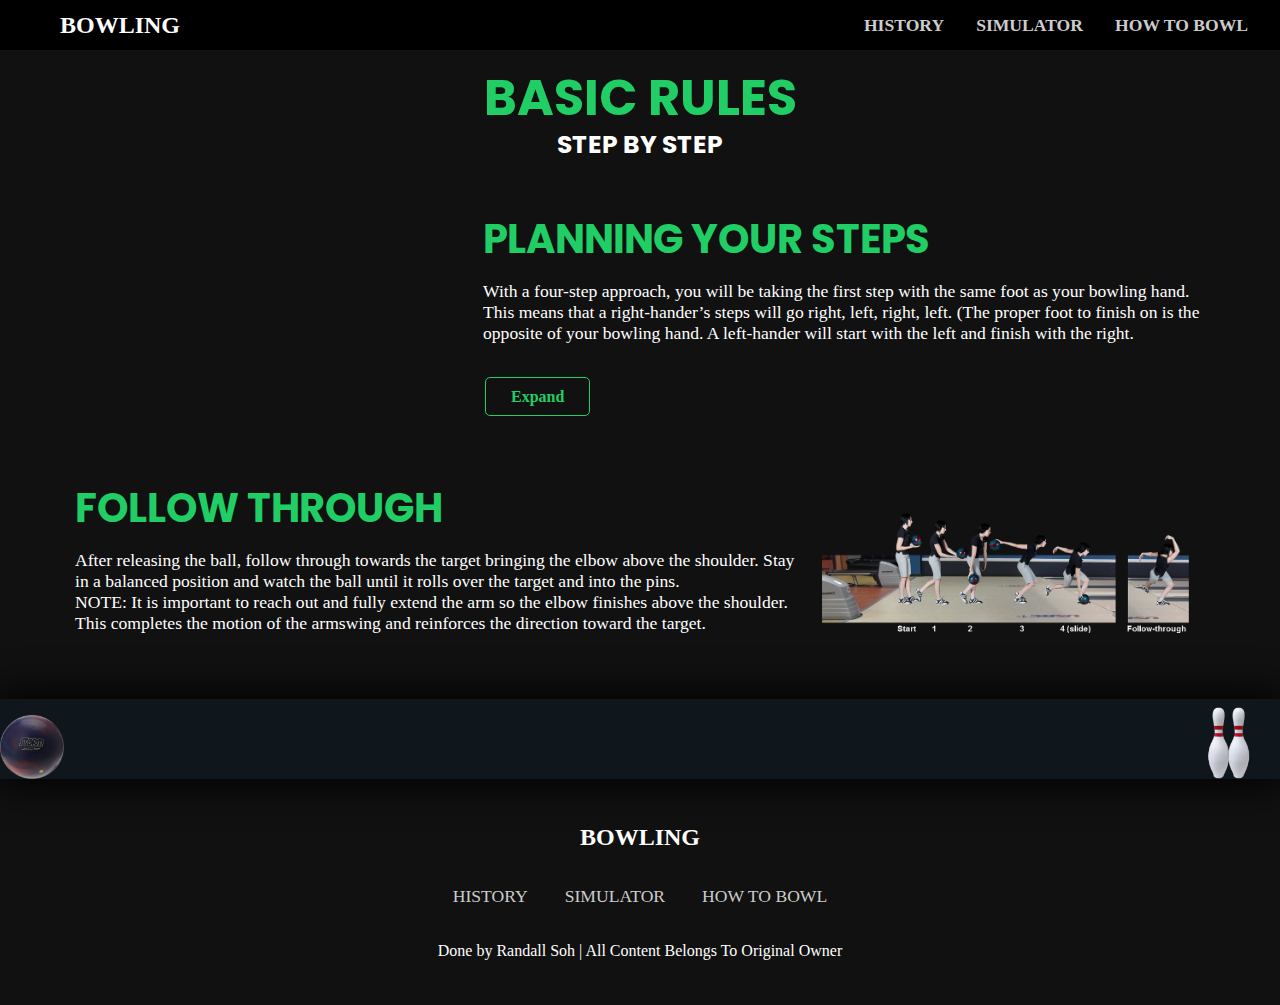
<file: webdevA2/howtoplay.html>
<!DOCTYPE html>
<html lang="en">
<head>
    <meta charset="utf-8" />
    <meta name="viewport" content="width=device-width, initial-scale=1.0">
    <link rel="stylesheet" href="css/css.css" />
    <link href='https://fonts.googleapis.com/css?family=Poppins' rel='stylesheet'>
    <link rel="stylesheet" href="https://cdnjs.cloudflare.com/ajax/libs/font-awesome/4.7.0/css/font-awesome.min.css">
    <title>Tutorial - Bowling</title>
    <script src="java/java.js" defer></script>
</head>

<body>
    <div class="header-background">
        <div class="Info-content-area-container space">
            <div class="header-Img-logo-container">
                <a href="index.html">BOWLING</a>
            </div>
            <div class="btn-header-container">
                <a class="nav_btn" href="history.html">HISTORY</a>
                <a class="nav_btn" href="simulator.html">SIMULATOR</a>
                <a class="nav_btn" href="howtoplay.html">HOW TO BOWL</a>
            </div>
        </div>
        <div id="btn-canvas-container">
            <a class="icon">
                <i class="fa fa-bars"></i>
            </a>
        </div>
        <div class="mobile-container">
            <div class="topnav">
              <div id="myLinks">
                <a href="history.html">HISTORY</a>
                <a href="simulator.html">SIMULATOR</a>
                <a href="howtoplay.html">HOW TO BOWL</a>
              </div>
            </div>
        </div>
    </div>






    <div id="Bowling-rules-container">
        <div class="content-header-container">
            <h1>BASIC RULES</h1>
            <p>STEP BY STEP</p>
        </div>
        <div class="content-container">
            <div class="content-img-container">
                <iframe src="https://www.youtube.com/embed/CZjOde19Lr4" title="YouTube video player" style="border: none" allowfullscreen></iframe>
            </div>
            <div class="content-text-container">
                <div class="content-text-header-container">
                    <h1>PLANNING YOUR STEPS</h1>
                </div>
                <div class="content-text-desc-container flex-directionColumn">
                    <p>
                        With a four-step approach, you will be taking the first step with the same foot as your bowling hand. This means that a right-hander’s steps will go right, left, right, left. (The proper foot to finish on is the opposite of your bowling hand. A left-hander will start with the left and finish with the right.
                    </p>
                    <div id="steps-approach-container">
                        <ul>
                            <li>First step - push ball into swing at same time as first step.</li>
                            <li>Second step - during the down swing, the opposite arm will go out to the side for balance and at the completion of the step the ball will be near the ball-side leg.</li>
                            <li>Third step - the ball continues into the backswing and will be at the top of the backswing at the completion of the step.</li>
                            <li>Fourth step (slide) - as the ball swings forward, the ball-side leg moves behind the bowler with the foot rolling on its side. The ball is released as it passes the ankle of the slide foot.</li>
                        </ul>
                    </div>
                </div>
                <div class="content-text-btn-container">
                    <a class="Read-more-btn">Expand</a>
                </div>
            </div>
        </div>
        <div class="content-container" id="Flex-direction-row-reverse">
            <div class="content-img-container">
                <img src="image/Follow-through.png" alt="follow-through">
            </div>
            <div class="content-text-container">
                <div class="content-text-header-container">
                    <h1>FOLLOW THROUGH</h1>
                </div>
                <div class="content-text-desc-container">
                    <p>
                        After releasing the ball, follow through towards the target bringing the elbow above the shoulder. Stay in a balanced position and watch the ball until it rolls over the target and into the pins. <br>
                        NOTE:  It is important to reach out and fully extend the arm so the elbow finishes above the shoulder. This completes the motion of the armswing and reinforces the direction toward the target.
                    </p>
                </div>
            </div>
        </div>
    </div>

    <div id="Bowling-animation-container">
        <div class="Info-content-area-containertest">
            <div class="bowling-animation-content-container">
                <div id="ball">
                    <img src="image/Bowling-ball.png" alt="Bowling ball">
                </div>
                <div id="pin">
                    <img src="image/Bowling-pin.png" alt="Bowling pin">
                </div>
                <div id="pin2" >
                    <img src="image/Bowling-pin.png" alt="Bowling pin">
                </div>
            </div>
        </div>
    </div>

    
    <!-- Footer contents-->
    <div class="footer-container">
        <div class="Info-content-area-container">
            <div class="content-container flex-directionColumn">
                <div class="footer-img-container">
                    <div class="footer-Img-logo-container">
                        <a href="index.html">BOWLING</a>
                    </div>
                </div>
                <div class="footer-text-container">
                    <a class="footer_nav_btn" href="history.html">HISTORY</a>
                    <a class="footer_nav_btn" href="simulator.html">SIMULATOR</a>
                    <a class="footer_nav_btn" href="howtoplay.html">HOW TO BOWL</a>
                </div>
                <div class="footer-copyright-text">
                    <p>Done by Randall Soh | All Content Belongs To Original Owner</p>
                </div>
            </div>
        </div>
    </div>
</body>
</file>
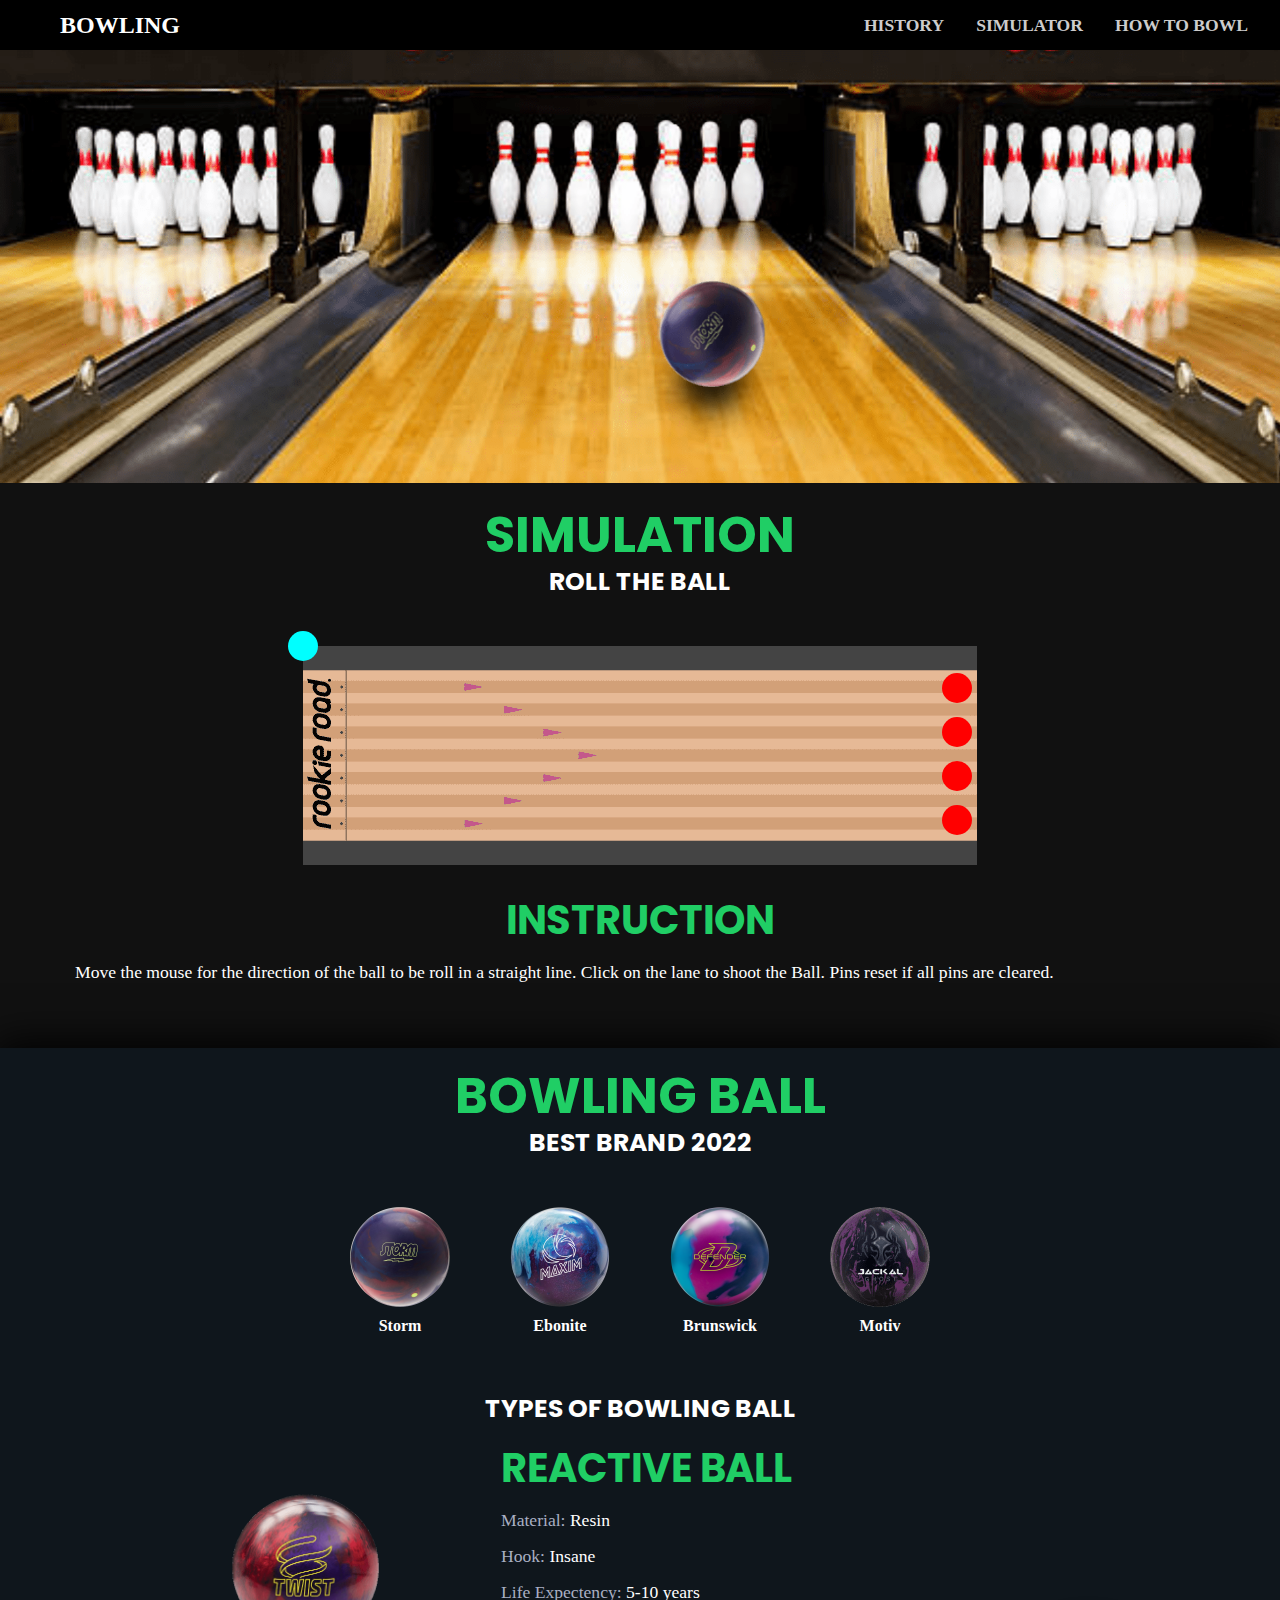
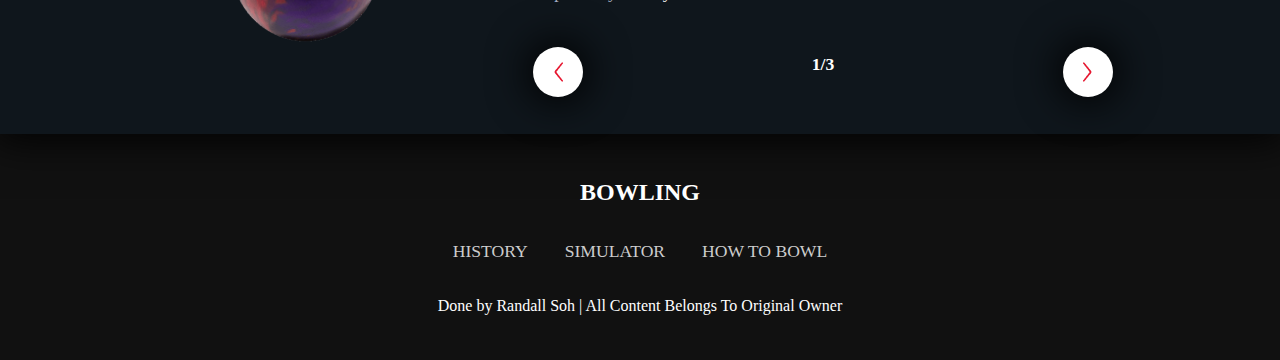
<file: webdevA2/simulator.html>
<!DOCTYPE html>
<html lang="en">
<head>
    <meta charset="utf-8" />
    <meta name="viewport" content="width=device-width, initial-scale=1.0">
    <link rel="stylesheet" href="css/css.css" />
    <link href='https://fonts.googleapis.com/css?family=Poppins' rel='stylesheet'>
    <link rel="stylesheet" href="https://cdnjs.cloudflare.com/ajax/libs/font-awesome/4.7.0/css/font-awesome.min.css">
    <title>Simulator - Bowling</title>
    <script src="java/java.js" defer></script>
</head>

<body>
    <div class="header-background">
        <div class="Info-content-area-container space">
            <div class="header-Img-logo-container">
                <a href="index.html">BOWLING</a>
            </div>
            <div class="btn-header-container">
                <a class="nav_btn" href="history.html">HISTORY</a>
                <a class="nav_btn" href="simulator.html">SIMULATOR</a>
                <a class="nav_btn" href="howtoplay.html">HOW TO BOWL</a>
            </div>
        </div>
        <div id="btn-canvas-container">
            <a class="icon">
                <i class="fa fa-bars"></i>
            </a>
        </div>
        <div class="mobile-container">
            <div class="topnav">
              <div id="myLinks">
                <a href="history.html">HISTORY</a>
                <a href="simulator.html">SIMULATOR</a>
                <a href="howtoplay.html">HOW TO BOWL</a>
              </div>
            </div>
        </div>
    </div>


    <div class="Image-slideshow-container">
        <img src="image/Bowling-Lane-Pins.png" alt="bowling banner" class="banner-content-img" id="bowling-simulator-relative-slideshow">
        <div class="Info-content-area-containertest">
            <img src="image/BowlingPins.png" id="BowlingPins" alt="Pins">
            <img src="image/Bowling-ball-Shadow.png" id="BowlingBall" alt="BallShadow"> 
        </div>
    </div>


    <div id="Popout">
        <div class="content-container" id="Popout-margin">
            <div class="content-img-container">
                <img src="image/bowling-pin-simulator.png" alt="Pin">
            </div>
            <div class="content-text-container">
                <div class="content-text-header-container">
                    <h1>BOWLING PIN</h1>
                </div>
                <div class="content-text-desc-container">
                    <p>
                        Bowling pins are constructed by gluing blocks of rock maple wood into the approximate shape, and then turning on a lathe. After the lathe shapes the pin, it is coated with a plastic material, painted, and covered with a glossy finish.
                    </p>
                </div>
                <div class="content-text-btn-container">
                    <div id="content-img-Personal-Experience-container">
                        <a class="probtn">
                            <img src="image/bowling-pin-simulator.png" alt="Pin">
                        </a>
                        <a class="probtn">
                            <img src="image/bowling-ball-simulator.png" alt="Ball">
                        </a>
                    </div>
                </div>
            </div>
            <div id="Close-button">
                <img src="image/GenshinImpact_Close.png" alt="close">
            </div>
        </div>
    </div>


    <div id="Bowling-Simulation-container">
        <div class="content-header-container">
            <h1>SIMULATION</h1>
            <p>ROLL THE BALL</p>
        </div>

        <div class="Info-content-area-container">
            <div id="Bowling-simulation-game-content-container">
                <div id="Bowling-Simulator-img-container">
                    <img src="image/Bowling-Lane.png" alt="Bowling">
                    <div class="blue-ball" id="Bowling-Ball-Simulator"></div>

                    <div id="Bowling-pin-arrangement">
                        <div class="blue-ball"></div>
                        <div class="blue-ball"></div>
                        <div class="blue-ball"></div>
                        <div class="blue-ball"></div>
                    </div>
                </div>
                <div id="Bowling-Simulator-text-container">
                    <div class="content-text-header-container">
                        <h1>INSTRUCTION</h1>
                    </div>
                    <div class="content-text-desc-container">
                        <p>
                            Move the mouse for the direction of the ball to be roll in a straight line. Click on the lane to shoot the Ball. Pins reset if all pins are cleared.
                        </p>
                    </div>
                </div>
            </div>
        </div>
    </div>








    <div id="Bowling-Ball-Info-container">
        <div class="content-header-container">
            <h1>BOWLING BALL</h1>
            <p>BEST BRAND 2022</p>
        </div>
        <div class="Info-content-area-container">
            <div class="content-container">
                <div class="content-img-container" id="flex-row-wrap">
                    <div class="Bowling-Ball-Desc flex-directionColumn">
                        <img src="image/Bowling-ball.png" alt="Bowling">
                        <p>Storm</p>
                    </div>
                    <div class="Bowling-Ball-Desc flex-directionColumn">
                        <img src="image/Bowling-ball-Ebonite.png" alt="Ebonite">
                        <p>Ebonite</p>
                    </div>
                    <div class="Bowling-Ball-Desc flex-directionColumn">
                        <img src="image/Bowling-ball-Brunswick.png" alt="Brunswick">
                        <p>Brunswick</p>
                    </div>
                    <div class="Bowling-Ball-Desc flex-directionColumn">
                        <img src="image/Bowling-ball-Motiv.png" alt="Bowling">
                        <p>Motiv</p>
                    </div>
                </div>
            </div>
        </div>
        <div class="content-header-container">
            <p>TYPES OF BOWLING BALL</p>
        </div>
        <div class="Info-content-area-container">
            <div class="content-container" style="padding-top:0;">
                <div class="content-img-container flex-directionColumn">
                    <img id="bowling-ball-type" src="image/Bowling-ball-Reactive.png" alt="Bowling">
                </div>
                <div class="content-text-container">
                    <div class="content-text-header-container">
                        <h1 id="Bowling-Type-header">REACTIVE BALL</h1>
                    </div>
                    <div class="content-text-desc-container">
                        <div id="Bowling-Type-Desc">
                            <ul>
                                <li><span>Material:</span> Resin</li>
                                <li><span>Hook:</span> Insane</li>
                                <li><span>Life Expectency:</span> 5-10 years</li>
                            </ul>
                        </div>
                    </div>
                    <div class="content-text-btn-container" id="position-subtext">
                        <a class="prev-btn" id="prev-pg-no">
                            <img src="image/prev-red.png" alt="Arrow">
                        </a>
                        <p id="pagenotypeofbowling">1/3</p>
                        <a class="next-btn" id="next-pg-no">
                            <img src="image/next-red.png" alt="Arrow">
                        </a>
                    </div>
                </div>
            </div>
        </div>
    </div>





    <!-- Footer contents-->
    <div class="footer-container">
        <div class="Info-content-area-container">
            <div class="content-container flex-directionColumn">
                <div class="footer-img-container">
                    <div class="footer-Img-logo-container">
                        <a href="index.html">BOWLING</a>
                    </div>
                </div>
                <div class="footer-text-container">
                    <a class="footer_nav_btn" href="history.html">HISTORY</a>
                    <a class="footer_nav_btn" href="simulator.html">SIMULATOR</a>
                    <a class="footer_nav_btn" href="howtoplay.html">HOW TO BOWL</a>
                </div>
                <div class="footer-copyright-text">
                    <p>Done by Randall Soh | All Content Belongs To Original Owner</p>
                </div>
            </div>
        </div>
    </div>
</body>
</file>
<file: RandallSoh/css/stylesheet.css>
* {
    padding: 0;
    margin: 0;
}

/* Set a smooth transitioning of the page */
html{
    scroll-behavior:smooth;
}


body {
    overflow: visible;
    overflow-x: hidden;
    background-color: #111;
    font-family: Quicksand;
}

/* Set a header size, background and positioning*/
.header-background {
    position: fixed;
    width: 100%;
    height: 70px;
    background-color: rgba(0,0,0,1);
    z-index: 2;
}

/* Display grid content in the header*/
.header-box-container {
    position: absolute;
    width: 100%;
    height: 100%;
    display: grid;
    grid-template-rows: 100%;
    grid-template-columns: 20% 50% 30%;
}

/* Create a container for the nav buttons with display flex*/
.btn-header-container {
    font-weight: bold;
    position: relative;
    display: flex;
    justify-content: center;
    align-items: center;
}

/* this is just to create a space for header in between the image and nav buttons */
.Space-header {
    position: relative;
}

/* Styling of the nav buttons */
.nav_btn {
    position: relative;
    text-decoration: none;
    border: none;
    font-size: 110%;
    color: #ccc;
    background-color: transparent;
    padding: 25px 10px;
    text-shadow: 0 0 0px white;
    margin-right: 0.5rem;
}
.nav_btn:hover {
    color: white;
    text-shadow: 0 0 20px white;
}
.nav_btn::after {
    content: '';
    position: absolute;
    width: 100%;
    transform: scaleX(0);
    height: 4px;
    background: white;
    left: 0;
    top: 0;
    transition: 0.3s;
}
.nav_btn:hover::after {
    transform: scaleX(1);
}
.nav_btn_dropdown_menu {
    position: relative;
    text-decoration: none;
    border: none;
    font-size: 110%;
    color: #ccc;
    background-color: transparent;
    text-shadow: 0 0 0px white;
    white-space: nowrap;
}





/* Dropdown menu styling and function */
.dropdown-content {
    top: 43px;
    display: block;
    opacity: 0;
    visibility: hidden;
    font-weight: bold;
    position: absolute;
    margin-top: 27px;
    background-color: rgba(0,0,0,0.7);
    min-width: 180px;
    transition: 0.2s ease;
    cursor: pointer;
    z-index: 1;
}
.dropdown-content a {
    color: white;
    font-size: 100%;
    padding: 25px 20px;
    text-decoration: none;
    display: block;
}
.dropdown-content a:hover {
    background-color: rgba(255,255,255,0.2);
}
.nav-drop-menu:hover .dropdown-content {
    opacity: 1;
    visibility: visible;
}
.nav-drop-menu {
    position: relative;
    padding: 25px 10px;
    cursor: pointer;
    margin-right: 0.2rem;
}
.nav-drop-menu::after {
    content: '';
    position: absolute;
    width: 100%;
    transform: scaleX(0);
    height: 4px;
    background: white;
    left: 0;
    top: 0;
    transition: 0.3s;
}
.nav-drop-menu:hover::after {
    transform: scaleX(1);
}
.nav-drop-menu:hover .nav_btn_dropdown_menu {
    color: white;
    text-shadow: 0 0 20px white;
}

/* No transitioning when on that website */
.nav-drop-menu-visited-container {
    position: relative;
    cursor: pointer;
    margin-right: 0.2rem;
    padding: 25px 10px;
    color: white;
    text-decoration: none;
    border: none;
    font-size: 110%;
    white-space: nowrap;
    background-color: transparent;
}
.nav-drop-menu-visited-container::after {
    content: '';
    position: absolute;
    width: 100%;
    height: 4px;
    background: white;
    left: 0;
    top: 0;
}
.nav_btn_dropdown_menu_visited {
    position: relative;
    text-decoration: none;
    border: none;
    font-size: 100%;
    color: white;
    background-color: transparent;
    text-shadow: 0 0 20px white;
}
.nav-drop-menu-visited-container:hover .dropdown-content {
    opacity: 1;
    visibility: visible;
}
.btn-visitedsite {
    position: relative;
    text-decoration: none;
    border: none;
    font-size: 110%;
    color: white;
    background-color: transparent;
    padding: 25px 10px;
    text-shadow: 0 0 20px white;
    margin-right: 0.5rem;
}
.btn-visitedsite::after {
    content: '';
    position: absolute;
    width: 100%;
    height: 4px;
    background: white;
    left: 0;
    top: 0;
}

/* Header Image container*/
.header-Img-logo-container {
    position: relative;
    width: 70%;
    height: 90%;
    margin-left: auto;
    margin-right: auto;
    margin-top: auto;
    margin-bottom: auto;
    left: 0;
    right: 0;
    top: 0;
    bottom: 0;
}
/* Spawn the image of the container size*/
.header-Img-logo-container img {
    width: 100%;
    height: 100%;
    object-fit: contain;
}


/* Home page background for the introduction */
.background-img-home-content {
    position: relative;
    background-image: url("../image/Photo-Banner.png");
    background-size: cover;
    background-repeat: no-repeat;
    width: 100vw;
    height: 100vh;
    z-index: 0;
}
/* Introduction of myself in the homepage container*/
.intro-text-container {
    position: absolute;
    display: inline-block;
    margin-left: auto;
    margin-right: auto;
    margin-top: auto;
    margin-bottom: auto;
    left: 550px;
    right: 0;
    top: 200px;
    bottom: 0;
    max-width: 500px;
    max-height: 400px;
}
.intro-text-container img {
    max-width: 80%;
    max-height: 300px;
    display: block;
    margin-bottom: 0.2rem;
}
.intro-text-container h2 {
    font-size: 130%;
    color: orange;
    display: block;
    margin-left: 1.0rem;
    margin-bottom: 1.3rem;
}
.intro-text-container p {
    font-size: 100%;
    color: white;
    display: block;
    margin-left: 1.0rem;
    margin-bottom: 1.1rem;
}

/* Social media container*/
.banner-social-media-container {
    position: relative;
    margin-bottom: 20px;
    left: 10px;
    display: flex;
}
/* Styling of the <a> for the social media buttons */
.social-media-btn {
    position: relative;
    border: 1px solid rgba(255,255,255,0.3);
    color: white;
    background-color: transparent;
    border-radius: 30px;
    width: 45px;
    height: 45px;
    line-height: 45px;
    cursor: pointer;
    margin-right: 1.0rem;
    transition: 0.5s;
    text-align: center;
    list-style: none;
    display: inline-block;
    transition: background-color 0.5s;
}
.social-media-btn:hover {
    background-color: orange;
}

/* Arrow animation in the homepage */
.banner_arrow {
    position: absolute;
    margin-left: auto;
    margin-right: auto;
    left: 0;
    right: 0;
    bottom: 0;
    width: 28px;
}
.banner_arrow_1 {
    background-image: url("../image/Arrow.png");
    background-size: contain;
    background-repeat: no-repeat;
    width: 100%;
    height: 24px;
    bottom: 28px;
    margin-bottom: 0;
    animation-delay: 0s;
    animation-name: Arrow_Animation_1;
    animation-duration: 2s;
    animation-iteration-count: infinite;
    z-index: 3;
}
@keyframes Arrow_Animation_1 {
    0%   {bottom: 28px}
    50%  {bottom: 0px}
    100% {bottom: 28px}
}

/* A container that contains all of the content */
.Info-content-area-container {
    width: 100%;
    height: 100%;
}
.Info-content-header-container {
    position: relative;
    width: 100%;
    margin-top: 10px;
    margin-bottom: 20px;}
.Info-content-header-container h1 {
    position: relative;
    font-family: Poppins;
    font-size: 50px;
    color: #20ce65;
    margin-top: -10px;
    text-align: center;
}
.Info-content-header-container p {
    position: relative;
    width: 100%;
    height: 40%;
    font-size: 25px;
    text-align: center;
    font-weight: bold;
    font-family: Poppins;
    color: white;
    margin-top: -10px;
    margin-bottom: 10px;
}

/* Set the width and height for the content for all pages */
.content-box-container {
    position: absolute;
    height: 80%;
    max-width: 1200px;
    margin-left: auto;
    margin-right: auto;
    left: 0;
    right: 0;
    display: flex;
    justify-content: center;
    align-items: center;
}

/* Container for the information for "About me" and for the about page*/
.Info-content-box-container {
    position: relative;
    height: 80%;
    max-width: 1200px;
    margin-left: auto;
    margin-right: auto;
    left: 0;
    right: 0;
}
/* Background info container for the text */
.Background-info-container-layers {
    position: relative;
    display: flex;
    width: 100%;
}
.Background-info-text {
    position: absolute;
    left: 470px;
    max-width: 650px;
    height: 90%;
    color: white;
}
.Background-info-text h1 {
    font-size: 40px;
    font-weight: bold;
    margin-bottom: 20px;
    color:#20ce65;
    font-family: Poppins;
}
.Background-info-text p {
    font-size: 100%;
    margin-bottom: 30px;
    line-height: 20px;
}
.Background-info-text li {
    line-height: 20px;
    margin-bottom: 15px;
    font-weight: bold;
    list-style-type: none;
}
.Background-info-text ul li span {
    color:#a9afc3;
}
.Background-info-text ul {
    margin-bottom: 45px;
}
.About-Me-Page-Background-info-text {
    position: relative;
    width: 65%;
    color: white;
}
.About-Me-Page-Background-info-text h2, .About-Me-Page-Background-info-text h1 {
    font-size: 40px;
    font-weight: bold;
    margin-bottom: 20px;
    color:#20ce65;
    font-family: Poppins;
}
.About-Me-Page-Background-info-text p {
    font-size: 100%;
    line-height: 20px;
}


/* Set the width and height about the introduction in the about page*/
.About-me-introduction {
    width: 100vw;
    height: 500px;
    position: relative;
    box-shadow: 0px 0px 40px 5px black;
    background-color: #0f161c;
    margin-bottom: 20px;
    z-index: 1;
}
/* Image container for the about page */
#Photo-Background-info {
    position: absolute;
    width: 380px;
    height: 380px;
}
#Photo-Background-info img {
    position: relative;
    border-radius: 200px;
    width: 100%;
    height: 100%;
}

/* Animation for the rotation of the image container */
#Photo-Background-info::before, #Photo-Background-info::after {
    content: '';
    position: absolute;
    border-radius: 200px;
    top: -8px;
    left: -9px;
    width: 105%;
    height: 105%;
    background: linear-gradient(45deg, #ffd800, #ff5520, #750cf2, #0cbcf2, #20ce65);
    z-index: -1;
    animation: animate 5s linear infinite;
}
#Photo-Background-info::after {
    filter: blur(30px);
}
@keyframes animate {
    0% {
        transform: rotate(0deg);
    }
    100% { 
        transform: rotate(360deg);
    }
}


/* Styling of the read-more button */
.Read-more-btn {
    display: inline-block;
    font-size: 100%;
    padding: 12px 25px;
    border: 1px solid #20ce65;
    color: #20ce65;
    background-color: transparent;
    transition: 0.3s;
    border-radius: 5px;
    font-weight: bold;
    cursor: pointer;
    text-decoration: none;
}
.Read-more-btn:hover {
    background-color: #20ce65;
    color: white;
}



/* Set the width and height of the testimonial content */
#Testimonial-container {
    position: relative;
    width: 100vw;
    font-size: 100%;
    height: 950px;
    display: flex;
    justify-content: center;
    align-content: center;
    color: white;
}
#Testimonial-content-box-container {
    position: absolute;
    height: 80%;
    max-width: 1200px;
    margin-left: auto;
    margin-right: auto;
    left: 0;
    right: 0;
}
/* Container that stores the testimonial content */
.Testimonial-content {
    position: relative;
    top: 0;
    left: 0;
    width: 100%;
    height: 400px;
}
/* Set the width and the height of the testimonial content container */
.Testimonial-content-text-container {
    max-width: 80%;
    height: 100%;
    display: inline-block;
}
/* Testimonial text styling */
.Testimonial-Text {
    font-size: 150%;
    width: 100%;
    height: 100px;
    display: block;
    margin-bottom: 40px;
}
.Testimonial-Sender {
    font-size: 150%;
    font-weight: bold;
    width: 100%;
    display: block;

}

/* Open inverted comma image */
.Open-Inverted-Comma-img {
    width: 70px;
    height: 70px;
    display: block;
    margin-bottom: 30px;
}
/* Containers that stores the teachers image */
.Sec-Sch-Teacher-container {
    position:absolute;
    width: 19%;
    height: 100%;
    display: inline-block;
}

.Sec-Sch-Teacher-container img {
    width: 100%;
    height: 100%;
    object-fit: contain;
}

/* Set the portfolio width and height */
#Home-Portfolio-container {
    width: 100vw;
    height: 650px;
    position: relative;
    box-shadow: 0px 0px 40px 5px black;
    background-color: #0f161c;
    z-index: 1;
}
/* Containers that stores the positioning of the portfolio content */
#Home-Portfolio-content-box-container {
    position: absolute;
    height: 75%;
    max-width: 1200px;
    margin-left: auto;
    margin-right: auto;
    left: 0;
    right: 0;
}

/* Containers that stores the portfolio content */
#Home-Portfolio-area-container {
    position: relative;
    height: 80%;
    width: 100%;
    display: flex;
    justify-content: center;
    align-items: center;
    margin-bottom: 10px;
}

/* Set the read more positioning of the content */
#Portfolio-Home-btn-container {
    position: relative;
    display: block;
    width: 100%;
    display: flex;
    justify-content: center;
    align-items: center;
    height: 15%;
}



/* Containers that stores the portfolio infomation */
.Home-Portfolio-content {
    position: relative;
    width: 300px;
    height: 100%;
    margin-right: 50px;
    border-radius: 10px;
    overflow: hidden;
}
/* Animation of the portfolio (rotation) */
.Home-Portfolio-content::before {
    content: '';
    border-radius: 10px;
    position: absolute;
    margin-left: auto;
    margin-right: auto;
    left: 0;
    right: 0;
    top: -100px;
    bottom: 0;
    width: 40%;
    height: 150%;
    background: linear-gradient(hsl(267, 37%, 52%), hsl(267, 40%, 30%));
    animation: animate 2s linear infinite;
}





.Image-Home-Portfolio-container {
    position: absolute;
    width: 98%;
    height: 98%;
    margin-left: auto;
    margin-right: auto;
    margin-top: auto;
    margin-bottom: auto;
    left: 0;
    right: 0;
    top: 0;
    bottom: 0;
    transition: opacity 0.5s;
}

.Content-Portolio-Home-container {
    position: absolute;
    top: 0;
    width: 100%;
    height: 100%;
    opacity: 0;
    background-color: rgba(0,0,0,0);
    border-radius: 10px;
    display: flex;
    justify-content: center;
    align-items: center;
    transition: 0.5s;
}
.Content-Portolio-Home-container:hover {
    background-color: rgba(0,0,0,0.5);
    opacity: 1;
}

.Content-Portolio-Home-Box-content-container {
    position: absolute;
    width: 90%;
    height: 50%;
    display: flex;
    justify-content: center;
    align-items: center;
}
.Content-Portolio-Home-Box-Text-content-container {
    width: 100%;
    height: 70%;
}

.Content-Portolio-Home-Box-content-container h2 {
    text-align: center;
    color: white;
    font-size: 130%;
}
.Content-Portolio-Home-Box-content-container p {
    text-align: center;
    color: white;
    font-size: 100%;
    margin-top: 10px;
    margin-left: 10px;
}

.Image-Home-Portfolio-container img {
    width: 100%;
    height: 100%;
    object-fit: cover;
    border-radius: 10px;
}










/* Set the width and height about the hobbies content */
#About-Hobbies-container {
    position: relative;
    width: 100vw;
    height: 700px;
    margin-bottom: 30px;
}

.About-Photo-Background-info {
    position: relative;
    width: 30%;
    margin-left: 30px;
    display: flex;
    justify-content: center;
    align-items: center;
}

.Video-Center {
    width: 100%;
    height: 50%;
}

.About-Photo-Background-info img {
    position: absolute;
    width: 100%;
    height: 100%;
    object-fit: contain;
    transform: scale(1);
    transition: transform 0.5s;
}
.About-Photo-Background-info img:hover {
    transform: scale(1.2);
}


#About-Sports-container {
    position: relative;
    width: 100vw;
    height: 700px;
    box-shadow: 0px 0px 40px 5px black;
    background-color: #0f161c;
}

#About-Favourite-Game-container {
    position: relative;
    width: 100vw;
    height: 300px;
}
#About-Video-Game-container {
    position: relative;
    width: 100vw;
    height: 500px;
    background-color: #0f161c;
    box-shadow: 0px 0px 40px 5px black;
}

#About-Video-content-box-container {
    position: absolute;
    height: 70%;
    max-width: 700px;
    margin-left: auto;
    margin-right: auto;
    left: 0;
    right: 0;
}

#About-Video-content-box-container iframe {
    width: 100%;
    height: 100%;
}


#About-School-container {
    position: relative;
    width: 100vw;
    height: 1250px;
    background-color: #0f161c;
    box-shadow: 0px 0px 40px 5px black;
}
#About-Favourite-Heroes {
    position: relative;
    width: 100vw;
    height: 550px;
}
#About-Genshin-Impact-title {
    position: relative;
    width: 100%;
    font-size: 25px;
    text-align: center;
    font-weight: bold;
    font-family: Poppins;
    color: white;
    margin-top: 10px;
    margin-bottom: 10px;
}


.Info-content-information {
    position: relative;
    width: 100%;
    height: 100%;
    margin-top: 30px;
    display:flex;
    justify-content: center;
    align-items: center;
}




.Portfolio-container {
    position: relative;
    width: 100vw;
}
.Portfolio-container li {
    line-height: 20px;
    margin-bottom: 15px;
    font-weight: bold;
    list-style-type: none;
}
.Portfolio-container ul li span {
    color:#a9afc3;
}
.Portfolio-container ul {
    margin-bottom: 45px;
}



















.Banner-background-container {
    position: relative;
    left: 0;
    top: 0;
    width: 100vw;
    height: 300px;
}
.Banner-background-container img {
    width: 100%;
    height: 100%;
    object-fit: cover;
}

.Banner-content-container {
    width: 100%;
    height: 100%;
    display: flex;
    justify-content: center;
    align-items: center;
}

.Banner-header {
    position: absolute;
    top: 150px;
    color: white;
    font-size: 32px;
    font-weight: bold;
}






#Education-box-container {
    position: relative;
    top: 0;
    left: 0;
    width: 100%;
    height: 700px;
}




.Education-timeline-School-box-container {
    position: absolute;
    right: 0;
    width: 50%;
    height: 100%;
    display: flex;
}

#School-Img {
    position: absolute;
    width: 40%;
    height: 100%; 
    left: 0px;
}
#School-Img img {
    width: 100%;
    height: 100%;
    object-fit: contain;
}


.Education-timeline-year-container {
    position: relative;
    height: 100%;
    width: 25%;
    display: inline-block;
    margin-right: 30px;
}
.Education-timeline-year {
    width: 100%;
    height: 60px;
    background-color: #FF7F00;
    border-radius: 15px;
    display: flex;
    align-items: center;
    justify-content: center;
    margin-bottom: 140px;
    z-index: 1;
}
.Education-timeline-year p {
    color: white;
    font-size: 100%;
    font-weight: bold;
}
#timeline-line {
    width: 5px;
    height: 100%;
    margin-left: auto;
    margin-right: auto;
    left: 0;
    right: 0;
    background-color: white;
    position: absolute;
    z-index: -1;
}
#timeline-line::before {
    content: '';
    position: absolute;
    top: 0;
    left: -5px;
    width: 15px;
    height: 15px;
    border-radius: 20px;
    background-color: white;
}
#timeline-line::after {
    content: '';
    position: absolute;
    bottom: 0;
    left: -5px;
    width: 15px;
    height: 15px;
    border-radius: 20px;
    background-color: white;
}
.Education-Studies-Text-container {
    width: 60%;
    height: 100%;
    color: white;
    font-size: 100%;
}
.Education-Studies-Text {
    margin-bottom: 30px;
}
.Education-Studies-Text ul {
    margin-left: 20px;
}










#Qualification-container {
    position: relative;
    top: 0;
    left: 0;
    width: 100%;
    height: 650px;
    box-shadow: 0px 0px 40px 5px black;
    background-color: #0f161c;
}
.Qualification-Cert-container {
    width: 500px;
    height: 100%;
    margin-right: 20px;
}

.Qualification-Cert-container img {
    width: 100%;
    height: 100%;
    object-fit: contain;
    transform: scale(1);
    transition: transform 0.3s;
}
.Qualification-Cert-container img:hover {
    transform: scale(1.1);
}

#Skills-Education-container {
    position: relative;
    width: 100vw;
    height: 250px;
}

.Skills-img-content {
    position: relative;
    display: inline-block;
    width: 100px;
    height: 100%;
    margin-right: 150px;
}

.Skills-img-content img {
    position: relative;
    width: 100%;
    height: 35%;
    display: block;
    object-fit: contain;
    margin-bottom: 10px;
}


.Skills-img-content p {
    position: relative;
    width: 220%;
    font-weight: bold;
    font-family: Poppins;
    color: white;
    text-align: center;
    font-size: 100%;
    margin-left: -58px;
}

#Awards-container {
    position: relative;
    width: 100vw;
    height: 350px;
    box-shadow: 0px 0px 40px 5px black;
    background-color: #0f161c;
}
.Awards-content-box-container {
    position: relative;
    height: 25%;
    max-width: 1200px;
    margin-left: auto;
    margin-right: auto;
    left: 0;
    right: 0;
    display: flex;
    align-items: center;
    justify-content: center;
    margin-bottom: 30px;
}
.Awards-content-container {
    position: relative;
    width: 400px;
    height: 100%;
    margin-right: 100px;
    background-color: black;
    border-radius: 10px;
    transition: box-shadow 0.25s;
}
.Awards-content-container:hover {
    box-shadow: 0px 0px 10px 8px rgba(0,0,255,0.3);
}


.Awards-icon-container {
    position: relative;
    display: inline-block;
    margin-left: 10px;
    width: 20%;
    height: 100%;
}
.Awards-icon-container img {
    position: absolute;
    width: 100%;
    height: 100%;
    object-fit: contain;
    display: inline-block;
}

.Awards-content-type {
    position: absolute;
    display: inline-block;
    width: 76%;
    height: 100%;
}
.Awards-Text {
    position: absolute;
    width: 90%;
    height: 40px;
    font-weight: bold;
    font-family: Poppins;
    font-size: 90%;
    margin-left: 15px;
    color: white;
    margin-top: auto;
    margin-bottom: auto;
    top: 0;
    bottom: 0;
}



.footer-container {
    position: relative;
    width: 100vw;
    height: 200px;
}
.footer-Info-content-area-container {
    position: absolute;
    width: 100%;
    height: 100%;
    display: flex;
    align-items: center;
    justify-content: center;
}
#footer-copyright-text {
    font-size: 80%;
    position: absolute;
    bottom: 20px;
    font-weight: bold;
    text-align: center;
    color: white;
    width: 100%;
}
#footer-Randall-Img {
    position: absolute;
    top: 20%;
    margin-left: auto;
    margin-right: auto;
    left: 0;
    right: 0;
    width: 180px;
    height: 35px;
}
#footer-Randall-Img img{
    width: 100%;
    height: 100%;
    object-fit: contain;
}

.footer-social-container {
    position: relative;
    width: 100%;
    height: 100%;
    display: flex;
    justify-content: center;
    align-items: center;
}
.footer-social-media-content-container {
    position: relative;
    margin-bottom: -30px;
}
.footer-Img-logo-container {
    position: absolute;
    margin-left: auto;
    margin-right: auto;
    left: -180px;
    top: 50px;
    right: 0;
    width: 0;
}
.footer-call-me {
    position: relative;
    flex-wrap: wrap;
    display: flex;
    justify-content: center;
    align-items: center;
    color: white;
}
.footer-email-me {
    position: relative;
    flex-wrap: wrap;
    display: flex;
    justify-content: center;
    align-items: center;
    color: white;
}
</file>
<file: webdevA2/css/css.css>
* {
    padding: 0;
    margin: 0;
    font-family: Quicksand;
    box-sizing: border-box;
}

/* Set a smooth transitioning of the page */
html{
    scroll-behavior:smooth;
}
.Info-content-area-container {
    position: relative;
    width: 100%;
    height: 100%;
    display: flex;
    align-items: center;
    justify-content: center;
}

.Info-content-area-containertest {
    position: absolute;
    top: 0;
    width: 100%;
    height: 100%;
}


.content-banner-container {
    display: flex;
    align-items: center;
    flex-direction: column;
    justify-content: center;
}


body {
    overflow: visible;
    overflow-x: hidden;
    background-color: #111;
    font-family: Quicksand;
}
/* Set a header size, background and positioning*/
.header-background {
    position: fixed;
    margin-top: -50px;
    height: 50px;
    width: 100vw;
    background-color: black;
    z-index: 3;
}
.space {
    display: flex;
    justify-content: space-between;
}

#Flex-direction-row-reverse {
    flex-direction: row-reverse;
}

/* Create a container for the nav buttons with display flex*/
.btn-header-container {
    font-weight: bold;
    position: relative;
    margin-top: auto;
    margin-bottom: auto;
    display: flex;
    height: 100%;
    top: 0;
    right: 0;
    bottom: 0;
}
#btn-canvas-container {
    position: absolute;
    margin-top: auto;
    margin-bottom: auto;
    height: 100%;
    min-width: 50px;
    right: 0;
    bottom: 0;
    display: none;
}
.icon {
    color:white;
    font-size: 25px;
    cursor: pointer;
}



/* Styling of the nav buttons */
.nav_btn {
    position: relative;
    text-decoration: none;
    border: none;
    font-size: 110%;
    color: #ccc;
    background-color: transparent;
    display: flex;
    justify-content: center;
    align-items: center;
    margin-right: 2rem;
}
.nav_btn:hover, .footer_nav_btn:hover {
    color: white;
    text-shadow: 0 0 20px white;
}
.nav_btn::after {
    content: '';
    position: absolute;
    width: 100%;
    transform: scaleX(0);
    height: 5px;
    background: white;
    left: 0;
    top: 0;
    transition: 0.3s;
}
.nav_btn:hover::after {
    transform: scaleX(1);
}

/* Header Image container*/
.header-Img-logo-container {
    position: relative;
    margin-left: 50px;
    display: flex;
    padding: 10px;
    justify-content: center;
    align-items: center;
}

.header-Img-logo-container a, .footer-Img-logo-container a {
    color: white;
    width: 100%;
    text-decoration: none;
    font-size: 150%;
    font-weight: bold;
}

.center {
    display: flex;
    justify-content: center;
    align-items: center;
}


.Image-slideshow-container {
    position: relative;
    margin-top: 50px;
}
#banner-img {
    width: 100%;
}
#BowlingPins {
    position: absolute;
    width: 23.25%;
    left: 37.25%;
    top: 14%;
    cursor: pointer;
}
#BowlingBall {
    width: 10.25%;
    left: 50.25%;
    top: 50%;
    cursor: pointer;
    position: absolute;
}
.banner-content-img {
    position: absolute;
    width: 100%;
    height: 100%;
    object-fit: cover;
}
#bowling-simulator-relative-slideshow {
    position: relative;
}

#Welcome-text-container {
    position: absolute;
    margin-top: auto;
    margin-bottom: auto;
    top: 0;
    bottom: 0;
    display: flex;
    justify-content: center;
    width: 100%;
    align-items: center;
    color: white;
}
#Welcome-text-container h1 {
    font-size: 320%;
    text-align: center;
    text-shadow: 0 0 10px rgb(0 0 0);
}

.DotContainer {
    position: absolute;
    bottom: 10px;
    margin-left: auto;
    margin-right: auto;
    left: 0;
    right: 0;
    display: flex;
    justify-content: center;
    align-items: center;
}
.Dot {
    cursor: pointer;
    height: 20px;
    width: 20px;
    margin: 0 8px;
    border: solid 2px rgba(255, 255, 255, 0.6);
    border-radius: 50%;
    transition: 0.5s background-color;
}
.active, .Dot:hover {
    background-color: rgba(255,255,255,1);
}

.next-prev-btn-container {
    position: absolute;
    width: 100%;
    margin-top: auto;
    margin-bottom: auto;
    top: 0;
    bottom: 0;
    display: flex;
    align-items: center;
}

.prev-btn {
    border-radius: 100%;
    display: flex;
    justify-content: center;
    align-items: center;
    cursor: pointer;
    width: 50px;
    height: 50px;
    position: absolute;
    left: 30px;
    background-color: white;
    box-shadow: 0px 0px 40px 5px black;
    z-index: 2;
}
.next-btn {
    border-radius: 100%;
    display: flex;
    justify-content: center;
    align-items: center;
    cursor: pointer;
    width: 50px;
    height: 50px;
    position: absolute;
    right: 30px;
    background-color: white;
    box-shadow: 0px 0px 40px 5px black;
    z-index: 2;
}



.next-prev-btn-container img {
    position: relative;
    width: 20%;
    object-fit: contain;
}

#Introduction-to-Bowling-container {
    width: 100%;
    position: relative;
}
.content-header-container {
    position: relative;
    width: 100%;
    padding: 10px;
}
.content-header-container h1 {
    position: relative;
    font-family: Poppins;
    font-size: 50px;
    color: #20ce65;
    text-align: center;
}
.content-header-container p {
    position: relative;
    width: 100%;
    font-size: 25px;
    text-align: center;
    font-weight: bold;
    font-family: Poppins;
    color: white;
    margin-top: -10px;
}




.content-container {
    position: relative;
    max-width: 1200px;
    margin-left: auto;
    margin-right: auto;
    left: 0;
    right: 0;
    display: flex;
    gap: 25px;
    padding: 35px;
    flex-flow: row wrap;
}
#Pro-Bowler-Info-content-area-container {
    position: relative;
    max-width: 1200px;
    margin-left: auto;
    margin-right: auto;
    left: 0;
    right: 0;
    display: grid;
    grid-template-rows: auto;
    grid-template-columns: 0.5fr 1fr 1.5fr;
    grid-template-areas: "sidebar photo text";
}
#prev-pg-no, #next-pg-no {
    position:relative;
}
#pro-player-title {
    color:#a9afc3;
    font-weight: bold;
}
#steps-approach-container {
    max-height: 0;
    overflow: hidden;
    transition: max-height 0.2s;
}

.content-img-container {
    flex: 1 1 30%;
    position: relative;
    display: flex;
    justify-content: center;
    align-items: center;
    grid-area: photo;
}
.footer-img-container {
    flex: 1 1 60%;
    position: relative;
    display: flex;
    justify-content: center;
    align-items: center;
}
.footer-text-container {
    flex: 1 1 30%;
    width: 100%;
    display: flex;
    justify-content: space-evenly;
    align-items: center;
    gap: 12px;
    flex-direction: row;
}
.footer-copyright-text {
    flex: 1 1 10%;
    color: white;
    padding: 10px;
}





.footer_nav_btn {
    position: relative;
    text-decoration: none;
    border: none;
    font-size: 110%;
    color: #ccc;
    background-color: transparent;
    display: flex;
    justify-content: center;
    align-items: center;
}
.footer-Img-logo-container {
    position: relative;
    display: flex;
    padding: 10px;
    justify-content: center;
    align-items: center;
}





#content-img-Personal-Experience-container {
    flex: 1 1 30%;
    margin-top: auto;
    margin-bottom: auto;
    top: 0;
    bottom: 0;
    height: 80%;
    padding: 10px;
    position: relative;
    display: flex;
    justify-content: space-evenly;
    flex-direction: column;
    align-items: center;
    grid-area: sidebar;
}

.content-img-container img, #content-img-Personal-Experience-container img, .content-img-container iframe {
    width: 100%;
    height: 100%;
    object-fit: contain;
}
.content-text-container {
    flex: 1 1 60%;
    width:100%;
    display: flex;
    justify-content: center;
    gap: 12px;
    flex-direction: column;
    grid-area: text;
}

.content-text-header-container {
    color: #20ce65;
    display: flex;
    flex-direction: column;
}
.content-text-header-container h1 {
    font-size: 40px;
    font-weight: bold;
    font-family: Poppins;
}

.flex-directionColumn {
    flex-direction: column;
}



.content-text-desc-container {
    margin-bottom: 15px;
    display: flex;
    align-items: center;
}
.content-text-desc-container p, .content-text-btn-container p, .content-text-desc-container ul li {
    list-style-type: none;
    color: white;
    margin-bottom: 15px;
    font-size: 110%;
}
.content-text-desc-container ul span {
    color:#a9afc3;
}


.content-text-btn-container {
    border: 2px solid transparent;
}

#position-subtext {
    display: flex;
    align-items: center;
    justify-content: space-between;
}
/* Styling of the read-more button */
.Read-more-btn {
    font-size: 100%;
    padding: 10px 25px;
    border: 1px solid #20ce65;
    color: #20ce65;
    background-color: transparent;
    transition: 0.3s;
    border-radius: 5px;
    font-weight: bold;
    cursor: pointer;
    text-decoration: none;
}
.Read-more-btn:hover {
    background-color: #20ce65;
    color: white;
}
#listen-btn {
    font-size: 110%;
    padding: 12px 30%;
    border: 1px solid #20ce65;
    color: #20ce65;
    background-color: transparent;
    transition: 0.3s;
    border-radius: 5px;
    font-weight: bold;
    cursor: pointer;
    margin-top: 15px;
}





#Bowling-animation-container, #Bowling-Pinsetter-container, #Bowling-Ball-Info-container, #Bowling-Tutorial-container, #Bowling-Location-container {
    position: relative;
    background-color: #0f161c;
    width: 100%;
    min-height: 80px;
    box-shadow: 0px 0px 40px 5px black;
}
#Bowling-Experience-container, #Bowling-type-container, #Bowling-Simulation-container, #Bowling-rules-container {
    position: relative;
    width: 100%;
    min-height: 80px;
}
#Bowling-rules-container {
    margin-top: 50px;
}



.bowling-animation-content-container {
    position: relative;
    height: 100%;
    width: 100%;
    margin-left: auto;
    margin-right: auto;
    left: 0;
    right: 0;
}

#ball {
    position: absolute;
    bottom: 0;
    left: 0;
    height: 80%;
    opacity: 0;
}

@keyframes anime {
    0% {
        left: 0;
    }
    100% {
        left: 100%;
    }
}



#pagenotypeofbowling {
    font-weight:bold;
}

#pin {
    position: absolute;
    bottom: 0;
    right: 30px;
    height: 90%;
}
#pin2 {
    position: absolute;
    bottom: 0;
    right: 50px;
    height: 90%;
}
.bowling-animation-content-container img {
    width: 100%;
    height: 100%;
    object-fit: cover;
}



#Bowling-Location-container, .footer-container {
    position: relative;
    width: 100%;
}
















.mobile-container {
    margin: auto;
    background-color: #555;
    color: white;
    border-radius: 10px;
    visibility: hidden;
  }
  
  .topnav {
    overflow: hidden;
    background-color: #333;
    position: relative;
  }
  
  .topnav #myLinks {
    display: block;
  }
  
  .topnav a {
    color: white;
    padding: 14px 16px;
    text-decoration: none;
    font-size: 15px;
    display: block;
  }
  
  .topnav a.icon {
    background: black;
    display: block;
    position: absolute;
    right: 0;
    top: 0;
  }
  
  .topnav a:hover {
    background-color: #ddd;
    color: black;
  }
  
  .probtn {
    width: 70px;
    height: 70px;
    margin: 10px;
    cursor: pointer;
    border: 2px solid white;
  }
  .probtn:hover {
    box-shadow: 0px 0px 10px 2px rgba(255, 255, 255, 1);
  }


  #ProBowler-container {
    display: flex;
    align-items: center;
    justify-content: center;
  }






.Bowling-Ball-Desc {
    color:white;
    font-weight: bold;
    display: flex;
    align-items: center;
    justify-content: center;
    padding: 0 30px 10px 30px;
}
#flex-row-wrap {
    flex-flow: row wrap;
}

.Bowling-Ball-Desc p {
    text-align: center;
    padding: 10px;
}







  #Bowling-location-container {
    background-color: #0f161c;
  }


  .wrapper-grid {
    display: grid;
    grid-template-columns: repeat(auto-fit, 18rem);
    justify-content: center;
  }
  
  .container {
    overflow: hidden;
    box-shadow: 0px 2px 8px 0px rgba(0,0,0,0);
    background-color: white;
    min-height: 350px;
    text-align: center;
    position: relative;
    margin: 0.5rem;
    margin-bottom: 1.5rem;
    transform: scale(1);
    transition: 0.5s transform;
  }
  .container:hover {
    transform: scale(1.05);
  }

  .container img {
    position: relative;
    height: 40%;
    width: 100%;
    object-fit: cover;
  }
  

  .name {
    font-weight: bold;
    font-size: 1.5rem;
  }
  
  .description {
    margin: 1rem 2rem;
    font-size: 0.9rem;
  }
  
  .btn {
    width: 100%;
    border: none;
    font-size: 130%;
    font-weight: bold;
    color: white;
    padding: 1rem;
    text-decoration: none;
    background-color: blue;
  }
  .card-text {
    height: 60%;
    display:flex;
    flex-direction: column;
    justify-content: space-around;
  }



  #content-history-container {
    background-color: rgba(0,0,0,0.5);
    width: 80%;
    height: 80%;
  }












  #Close-button {
    width: 35px;
    height: 35px;
    position: absolute;
    cursor: pointer;
    right: 10px;
    top: 10px;
}
#Close-button img {
    width: 100%;
    height: 100%;
    object-fit: contain;
}

#Popout {
    position: fixed;
    width: 100vw;
    height: 100vh;
    top: 0;
    left: 0;
    background: rgba(0,0,0,0.3);
    display: none;
    justify-content: center;
    align-items: center;
    z-index: 1;
}

#Popout-margin {
    margin: 30px;
    background: rgba(0,0,0,1);
}

#Popout #content-img-Personal-Experience-container {
    flex-direction: row;
}

#Bowling-simulation-game-container {
    width: 100%;
    height: 100%;
}

#Bowling-simulation-game-content-container {
    position: relative;
    max-width: 1200px;
    margin-left: auto;
    margin-right: auto;
    left: 0;
    right: 0;
    display: flex;
    justify-content: center;
    align-items: center;
    gap: 25px;
    padding: 35px;
    flex-flow: row wrap;
}
#Bowling-Simulator-img-container {
    position: relative;
    display: flex;
    justify-content: center;
    align-items: center;
}
#Bowling-Simulator-text-container {
    width: 100%;
    display: flex;
    justify-content: center;
    text-align: center;
    gap: 12px;
    flex-direction: column;
}

.blue-ball {
    width: 30px;
    height: 30px;
    background-color: cyan;
    transform: translate(-50%, -50%);
    position:relative;
    top: 0;
    left: 0;
    border-radius: 100px;
}
#Bowling-Ball-Simulator {
    position: absolute;
    transform: translate(-50%, -50%);
}

#Bowling-pin-arrangement {
    position:absolute;
    height: 100%;
    right: 20px;
    height: 80%;
}
#Bowling-pin-arrangement .blue-ball {
    position: absolute;
    background-color: red;
    right: 0;
    top: 12%;
}

#Bowling-pin-arrangement .blue-ball:nth-child(1) {
    top: 37%;
}
#Bowling-pin-arrangement .blue-ball:nth-child(2) {
    top: 62%;
}
#Bowling-pin-arrangement .blue-ball:nth-child(3) {
    top: 87%;
}


@media screen and (min-width: 1024px) {
    /* For pc only: */
    .mobile-container {
        visibility: hidden;
    }
}


@media screen and (max-width: 1023px) {
    .mobile-container {
        visibility: hidden;
    }
    .blue-ball {
        width: 25px;
        height: 25px;
    }
    .Dot {
        width: 15px;
        height: 15px;
    }
    #Welcome-text-container h1 {
        font-size: 220%;
    }
    .footer-copyright-text p {
        font-size: 13px;
    }
    .content-text-header-container p, .content-text-desc-container ul li {
        font-size: 15px;
    }
    .content-text-desc-container p, .content-text-btn-container p {
        text-align: center;
        font-size: 20px;
    }
    .content-text-header-container h1 {
        font-size: 35px;
    }


    #Pro-Bowler-Info-content-area-container {
        grid-template-columns: auto auto auto;
        grid-template-areas:
            "sidebar photo photo"
            "text text text";
        max-width: 85%;
    }
    /* For mobile phones and tablet: */
    .content-container {
        gap: 8px;
    }
    .content-text-container {
        display:block;
        flex: 1 1 100%;
        gap: 0px;
    }
    .footer-text-container {
        flex-direction: column;
    }
    .Read-more-btn {
        padding: 8px 18px;
    }
    #listen-btn, .footer_nav_btn {
        padding: 7px 18%;
    }

    .content-text-desc-container, .content-text-btn-container {
        text-align: center;
        font-size: 20px;
    }
    .content-text-desc-container p {
        padding: 15px;
    }
    .content-text-header-container, .content-text-desc-container, .content-text-btn-container {
        display: flex;
        justify-content: center;
        align-items: center;
    }
    .prev-btn, .next-btn {
        width: 30px;
        height: 30px;
    }
    .content-img-container img {
        width: 70%;
    }
    .content-header-container h1 {
        font-size: 30px;
    }
    .content-header-container p {
        font-size: 15px;
    }
}

@media screen and (max-width: 767px) {
    /*phone: */
    .mobile-container {
        visibility: hidden;
    }
    .blue-ball {
        width: 20px;
        height: 20px;
    }
    .btn-header-container {
        display: none;
    }
    #btn-canvas-container {
        display: flex;
        justify-content: center;
        align-items: center;
    }

    #Welcome-text-container h1 {
        font-size: 110%;
    }
    .header-Img-logo-container {
        margin-left: 0px;
    }
    .Dot {
        display: none;
    }
    .content-text-header-container h1 {
        font-size: 25px;
    }

    .content-text-desc-container p, .content-text-header-container p, .footer-copyright-text p {
        text-align: center;
        font-size: 12px;
    }
    .space {
        justify-content: center;
    }
    #Bowling-animation-container {
        min-height: 50px;
    }
    #Pro-Bowler-Info-content-area-container {
        grid-template-columns: auto;
        grid-template-areas:
            "sidebar"
            "photo"
            "text";
        max-width: 80%;
    }
    #content-img-Personal-Experience-container {
        flex-direction: row;
        padding: 0;

    }

    .probtn {
        width: 60px;
        height: 60px;
    }
    #listen-btn {
        font-size: 80%;
        padding: 6px 15%;
    }
}


#Bowling-Simulator-img-container img {
    width: 100%;
}
</file>
